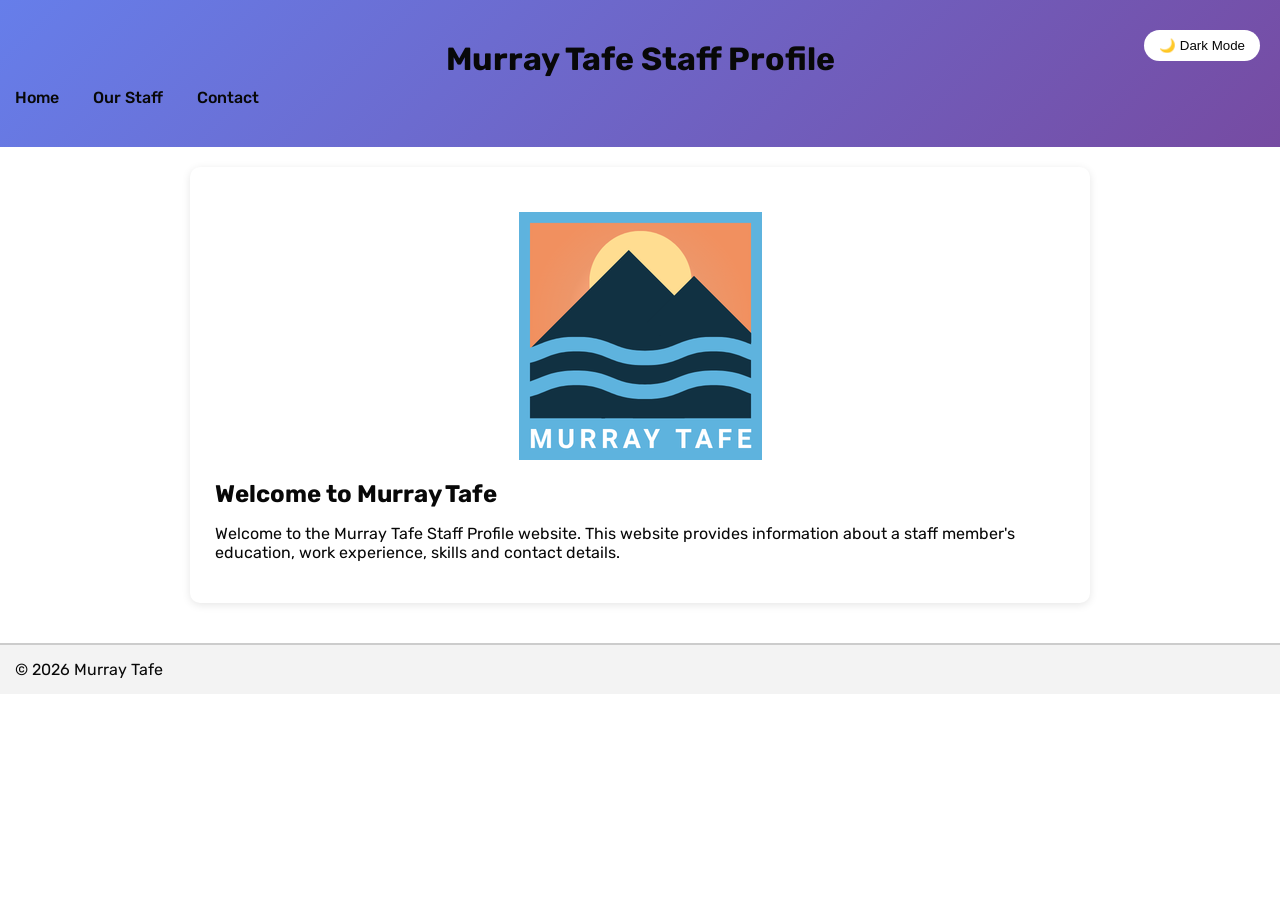
<file: index.html>
<!DOCTYPE html>
<html lang="en">
<head>
    <meta name="viewport" content="width=device-width, initial-scale=1.0">
    <link rel="stylesheet" href="styles/styles.css">
    <title>Home Page</title>
</head>
<body>
    <header>
        <h1>Murray Tafe Staff Profile</h1>
        <button id="theme-toggle">🌙 Dark Mode</button>
        <nav>
            <a href="index.html">Home</a>
            <a href="ourstaff.html">Our Staff</a>
            <a href="contact.html">Contact</a>
        </nav>
    </header>
    <main>
        <section class="welcome">
        <img src="images/Logo.png" alt="Murray TAFE Logo" class="welcome-image">
            <h2>Welcome to Murray Tafe</h2>
                <p> 
                    Welcome to the Murray Tafe Staff Profile website.
                    This website provides information about a staff member's
                    education, work experience, skills and contact details.
                </p>
        </section>
    </main> 
    <footer>
        <p>&copy; 2026 Murray Tafe</p>
    </footer>
    <!-- Dark-mode -->
    <script src="js/darkmode.js"></script>
</body>
</html>
</file>
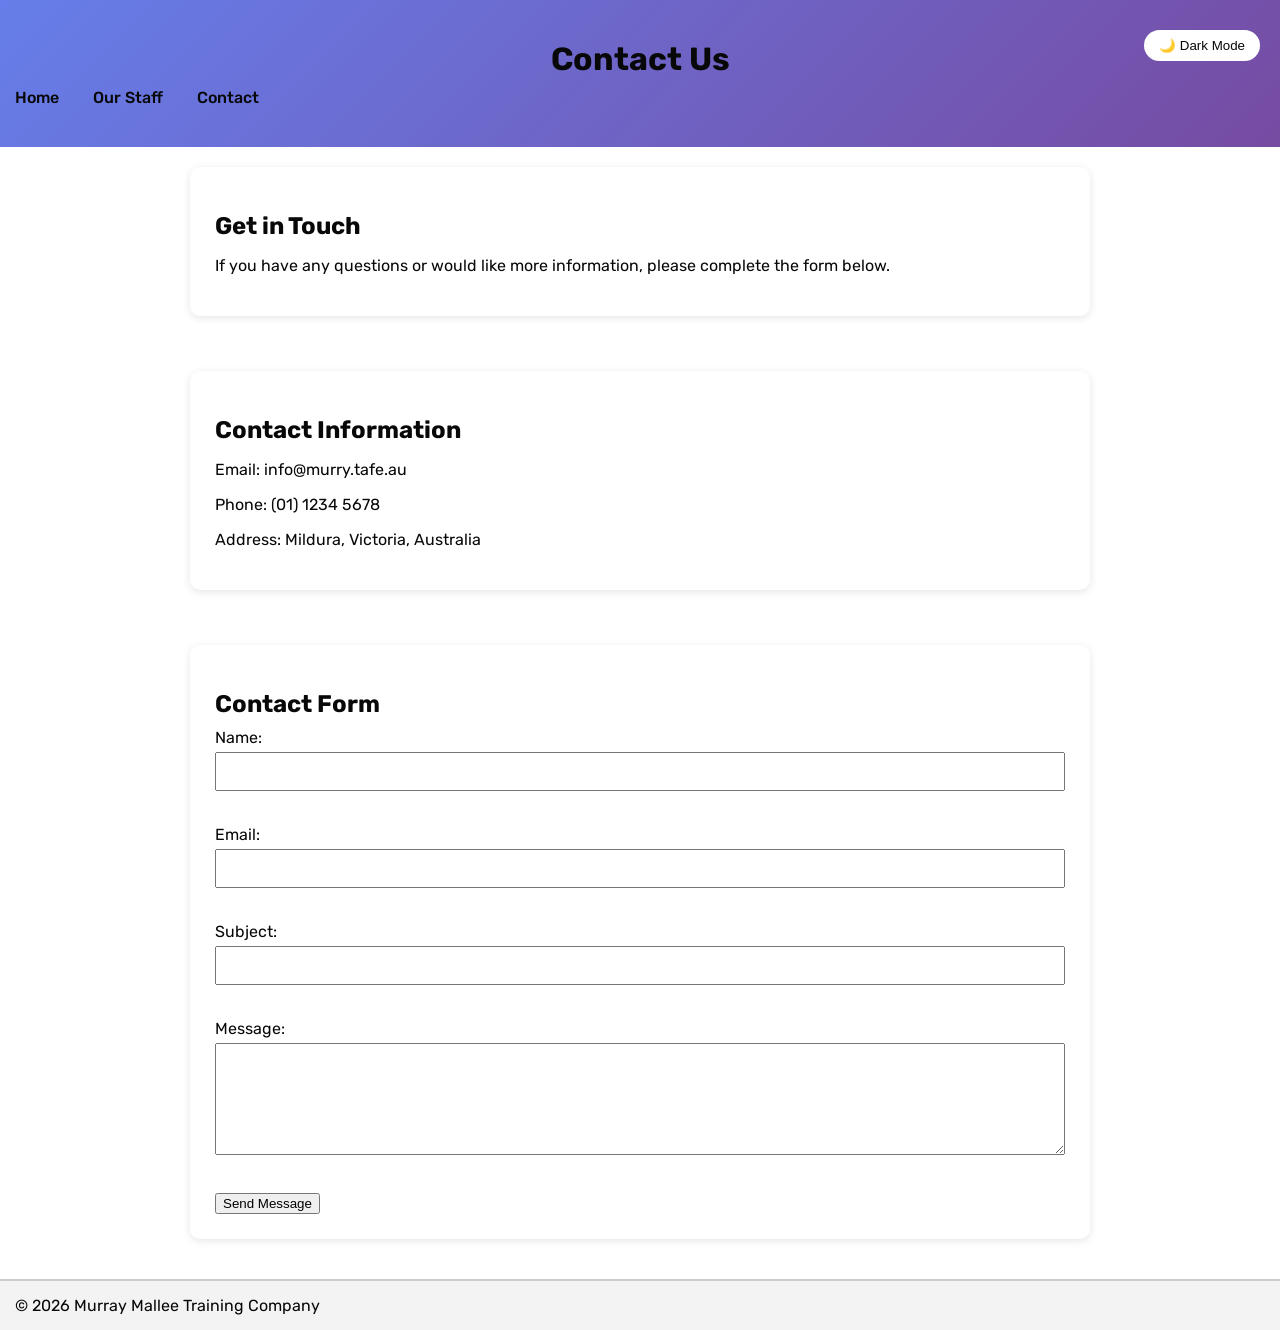
<file: contact.html>
<!DOCTYPE html>
<html lang="en">
<head>
    <title>Contact page</title>
    <meta name="viewport" content="width=device-width, initial-scale=1.0">   
    <link rel="stylesheet" href="styles/styles.css">
</head>
<body>
    <header>
        <h1>Contact Us</h1>
        <button id="theme-toggle">🌙 Dark Mode</button>
        <nav>
            <a href="index.html">Home</a>
            <a href="ourstaff.html">Our Staff</a>
            <a href="contact.html">Contact</a>
        </nav>
    </header>
    <main>
        <section>
            <h2>Get in Touch</h2>
            <p>
                If you have any questions or would like more information,
                please complete the form below.
            </p>
        </section>
        <section>
            <h2>Contact Information</h2>
            <p>Email: info@murry.tafe.au</p>
            <p>Phone: (01) 1234 5678</p>
            <p>Address: Mildura, Victoria, Australia</p>
        </section>
        <section>
            <h2>Contact Form</h2>
            <form>
                <label for="name">Name:</label><br>
                <input type="text" id="name" name="name" required><br><br>

                <label for="email">Email:</label><br>
                <input type="email" id="email" name="email" required><br><br>

                <label for="subject">Subject:</label><br>
                <input type="text" id="subject" name="subject"><br><br>

                <label for="message">Message:</label><br>
                <textarea id="message" name="message" rows="6" required></textarea><br><br>

                <button type="submit">Send Message</button>

            </form>
        </section>
    </main>
    <footer>
        <p>&copy; 2026 Murray Mallee Training Company</p>
    </footer>
    <!-- Dark-mode -->
    <script src="js/darkmode.js"></script>
</body>
</html>
</file>
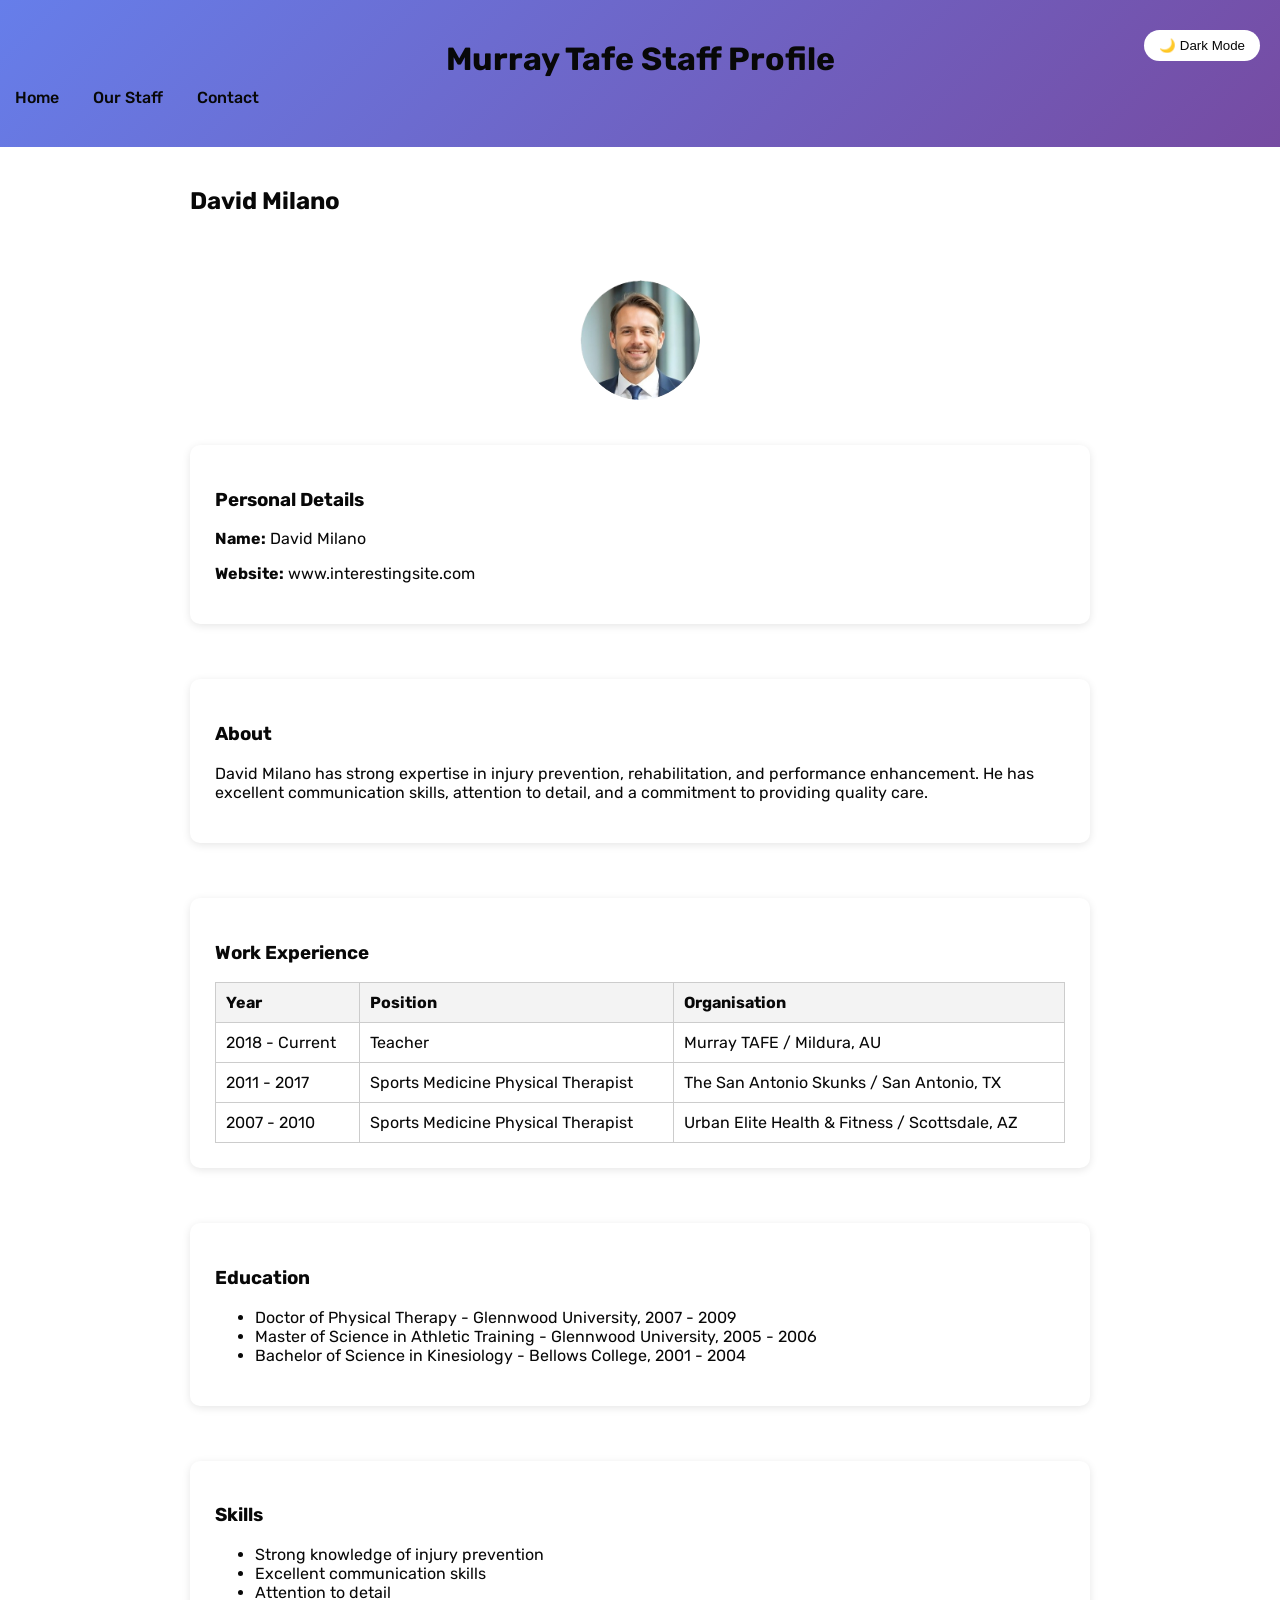
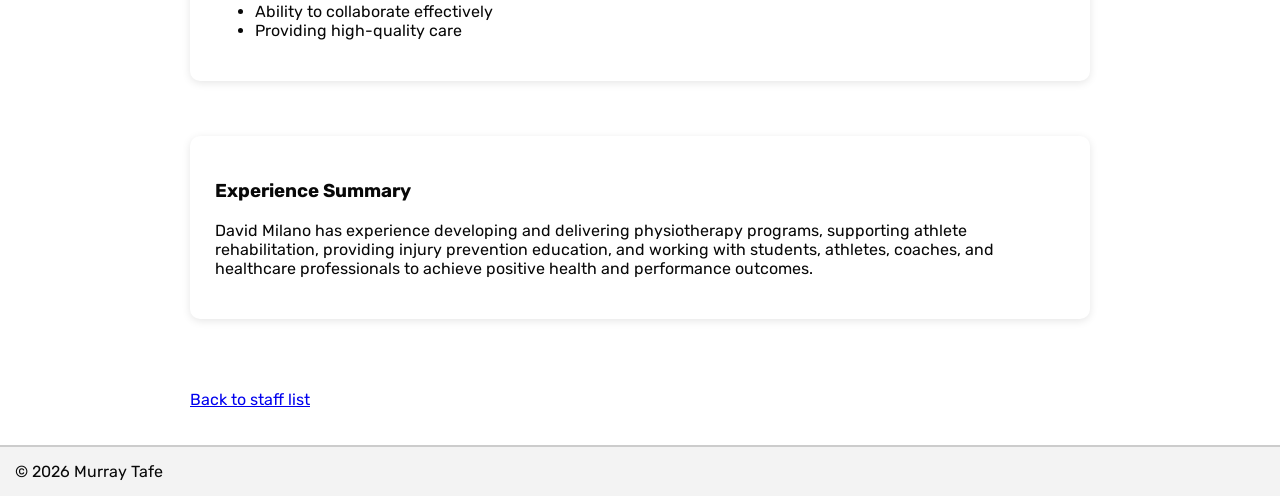
<file: david-milano.html>
<!DOCTYPE html>
<html lang="en">
<head>
    <title>David Milano Resume</title>
    <meta name="viewport" content="width=device-width, initial-scale=1.0">
    <link rel="stylesheet" href="styles/styles.css">
</head>
<body>
    <header>
        <h1>Murray Tafe Staff Profile</h1>
        <button id="theme-toggle">🌙 Dark Mode</button>
        <nav>
            <a href="index.html">Home</a>
            <a href="ourstaff.html">Our Staff</a>
            <a href="contact.html">Contact</a>
        </nav>
    </header>
    <main>
        <h2>David Milano</h2>
        <img src="images/David Milano.png"alt="David Milano"class="staff-photo">
        <section class="card">
            <h3>Personal Details</h3>
            <p><strong>Name:</strong> David Milano</p>
            <p><strong>Website:</strong> www.interestingsite.com</p>
        </section>
        <section class="card">
            <h3>About</h3>
            <p>
                David Milano has strong expertise in injury prevention,
                rehabilitation, and performance enhancement. He has excellent
                communication skills, attention to detail, and a commitment
                to providing quality care.
            </p>
        </section>
        <section class="card">
            <h3>Work Experience</h3>
            <table>
                <tr>
                    <th>Year</th>
                    <th>Position</th>
                    <th>Organisation</th>
                </tr>
                <tr>
                    <td>2018 - Current</td>
                    <td>Teacher</td>
                    <td>Murray TAFE / Mildura, AU</td>
                </tr>
                <tr>
                    <td>2011 - 2017</td>
                    <td>Sports Medicine Physical Therapist</td>
                    <td>The San Antonio Skunks / San Antonio, TX</td>
                </tr>
                <tr>
                    <td>2007 - 2010</td>
                    <td>Sports Medicine Physical Therapist</td>
                    <td>Urban Elite Health & Fitness / Scottsdale, AZ</td>
                </tr>
            </table>
        </section>
        <section class="card">
            <h3>Education</h3>
            <ul>
                <li>Doctor of Physical Therapy - Glennwood University, 2007 - 2009</li>
                <li>Master of Science in Athletic Training - Glennwood University, 2005 - 2006</li>
                <li>Bachelor of Science in Kinesiology - Bellows College, 2001 - 2004</li>
            </ul>
        </section>
        <section class="card">
            <h3>Skills</h3>
            <ul>
                <li>Strong knowledge of injury prevention</li>
                <li>Excellent communication skills</li>
                <li>Attention to detail</li>
                <li>Ability to collaborate effectively</li>
                <li>Providing high-quality care</li>
            </ul>
        </section>
        <section class="card">
            <h3>Experience Summary</h3>
            <p>
                David Milano has experience developing and delivering
                physiotherapy programs, supporting athlete rehabilitation,
                providing injury prevention education, and working with
                students, athletes, coaches, and healthcare professionals
                to achieve positive health and performance outcomes.
            </p>
        </section>
        <p>
            <a href="ourstaff.html">Back to staff list</a>
        </p>
    </main>
    <footer>
        <p>&copy; 2026 Murray Tafe</p>
    </footer>
    <!-- Dark-mode -->
    <script src="js/darkmode.js"></script>
</body>
</html>
</file>
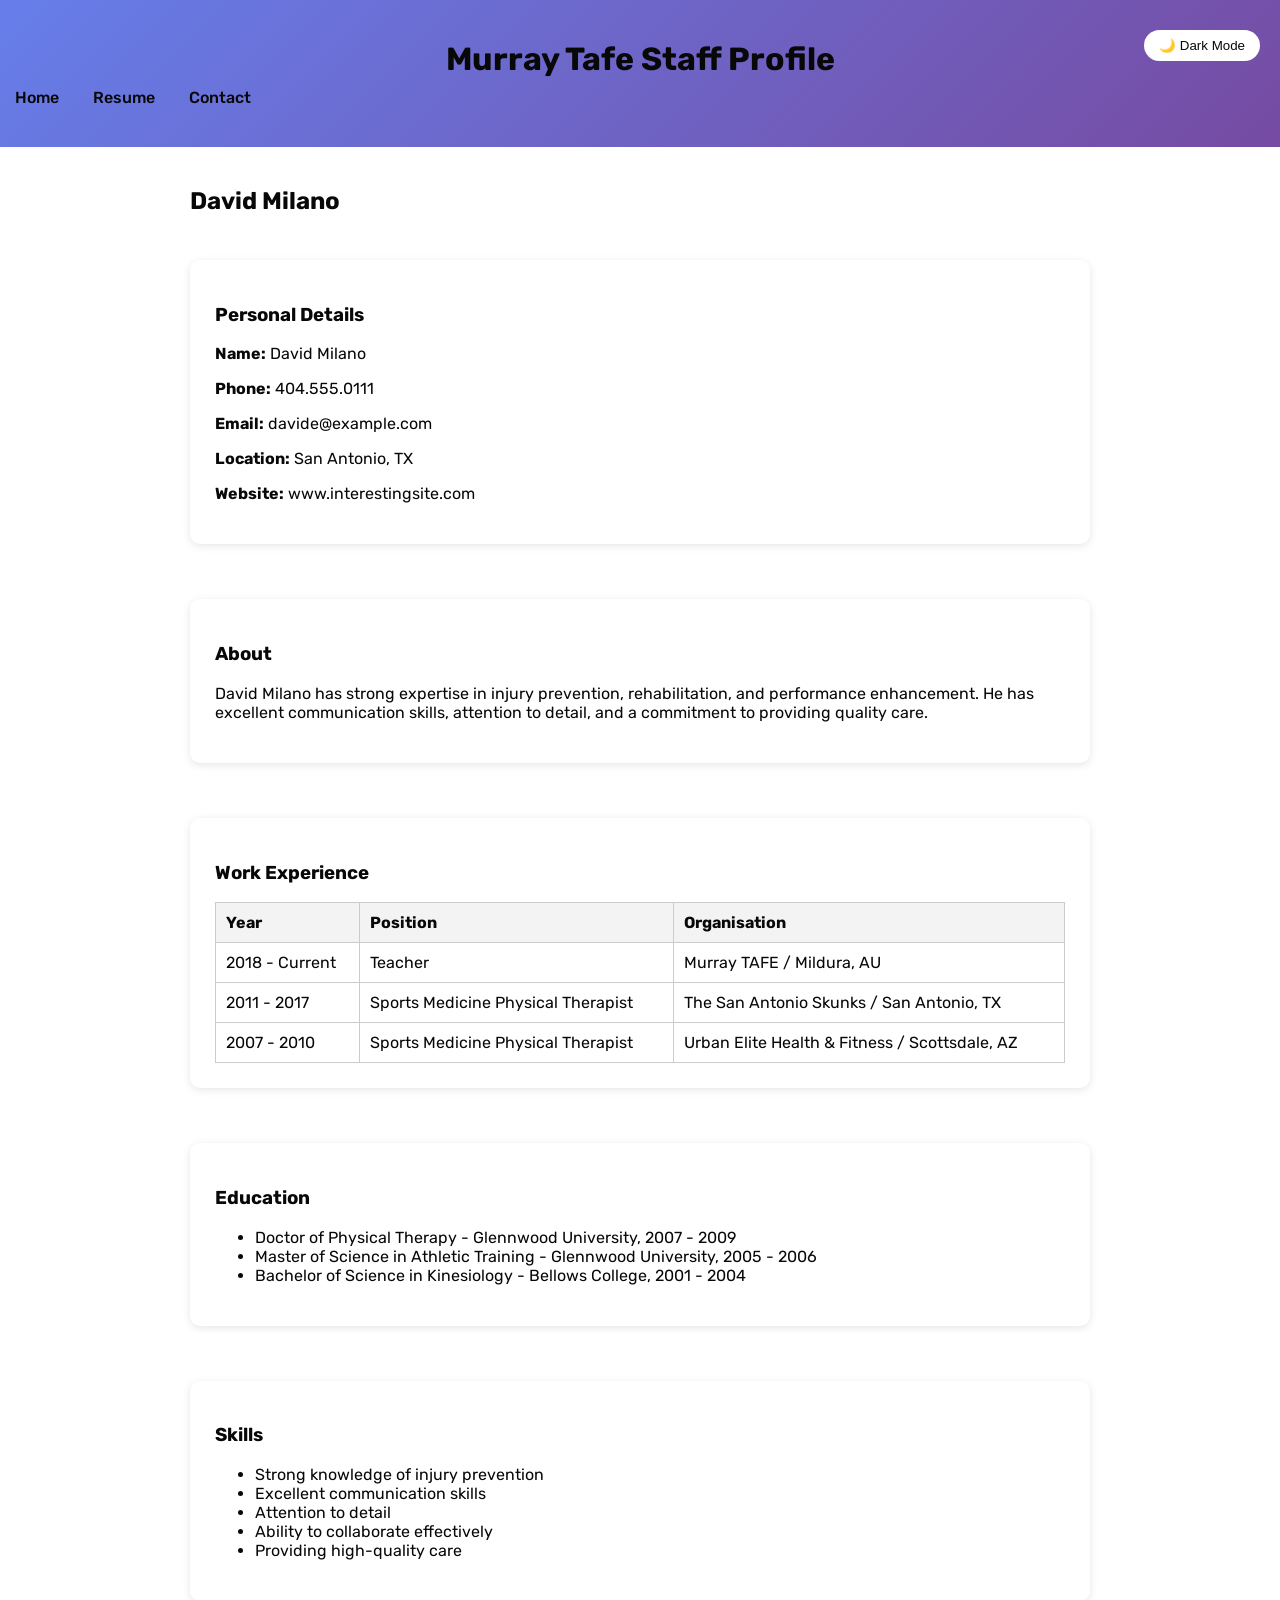
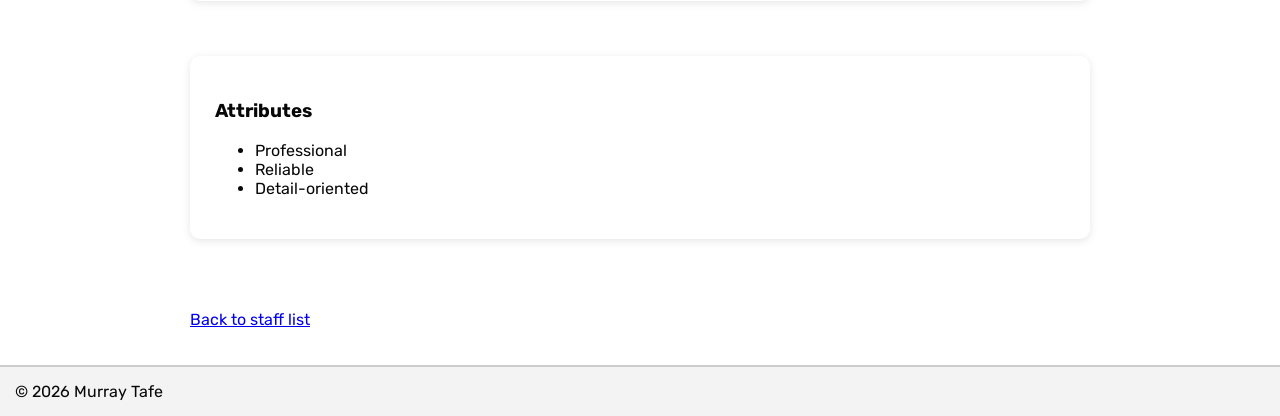
<file: david_milano.html>
<!DOCTYPE html>
<head>
    <title>David Milano Resume</title>
    <link rel="stylesheet" href="styles/styles.css">
</head>
<body>
    <header>
        <h1>Murray Tafe Staff Profile</h1>
        <button id="theme-toggle">🌙 Dark Mode</button>
        <nav>
            <a href="index.html">Home</a>
            <a href="resume.html">Resume</a>
            <a href="contact.html">Contact</a>
        </nav>
    </header>

    <main>
        <h2>David Milano</h2>
        <section class="card">
            <h3>Personal Details</h3>
            <p><strong>Name:</strong> David Milano</p>
            <p><strong>Phone:</strong> 404.555.0111</p>
            <p><strong>Email:</strong> davide@example.com</p>
            <p><strong>Location:</strong> San Antonio, TX</p>
            <p><strong>Website:</strong> www.interestingsite.com</p>
        </section>
        <section class="card">
            <h3>About</h3>
            <p>
                David Milano has strong expertise in injury prevention,
                rehabilitation, and performance enhancement. He has excellent
                communication skills, attention to detail, and a commitment
                to providing quality care.
            </p>
        </section>
        <section class="card">
            <h3>Work Experience</h3>
            <table>
                <tr>
                    <th>Year</th>
                    <th>Position</th>
                    <th>Organisation</th>
                </tr>
                <tr>
                    <td>2018 - Current</td>
                    <td>Teacher</td>
                    <td>Murray TAFE / Mildura, AU</td>
                </tr>
                <tr>
                    <td>2011 - 2017</td>
                    <td>Sports Medicine Physical Therapist</td>
                    <td>The San Antonio Skunks / San Antonio, TX</td>
                </tr>
                <tr>
                    <td>2007 - 2010</td>
                    <td>Sports Medicine Physical Therapist</td>
                    <td>Urban Elite Health & Fitness / Scottsdale, AZ</td>
                </tr>
            </table>
        </section>

        <section class="card">
            <h3>Education</h3>
            <ul>
                <li>Doctor of Physical Therapy - Glennwood University, 2007 - 2009</li>
                <li>Master of Science in Athletic Training - Glennwood University, 2005 - 2006</li>
                <li>Bachelor of Science in Kinesiology - Bellows College, 2001 - 2004</li>
            </ul>
        </section>

        <section class="card">
            <h3>Skills</h3>
            <ul>
                <li>Strong knowledge of injury prevention</li>
                <li>Excellent communication skills</li>
                <li>Attention to detail</li>
                <li>Ability to collaborate effectively</li>
                <li>Providing high-quality care</li>
            </ul>
        </section>

        <section class="card">
            <h3>Attributes</h3>

            <ul>
                <li>Professional</li>
                <li>Reliable</li>
                <li>Detail-oriented</li>
            </ul>
        </section>

        <p>
            <a href="resume.html">Back to staff list</a>
        </p>

    </main>
    <footer>
        <p>&copy; 2026 Murray Tafe</p>
    </footer>
    <!-- Dark-mode START -->
    <script>
    const button = document.getElementById('theme-toggle');
    /* When reding page */
    if (localStorage.getItem('theme') === 'dark') {
        document.body.classList.add('dark-mode');
        button.textContent = '☀️ Light Mode';
    } else {
        button.textContent = '🌙 Dark Mode';
    }
    /* When Click */
    button.addEventListener('click', () => {
        document.body.classList.toggle('dark-mode');
        if (document.body.classList.contains('dark-mode')) {
            button.textContent = '☀️ Light Mode';
            localStorage.setItem('theme', 'dark');
        } else {
            button.textContent = '🌙 Dark Mode';
            localStorage.setItem('theme', 'light');
        }
    });
    </script>
    <!-- Dark-mode END -->
</body>
</html>
</file>
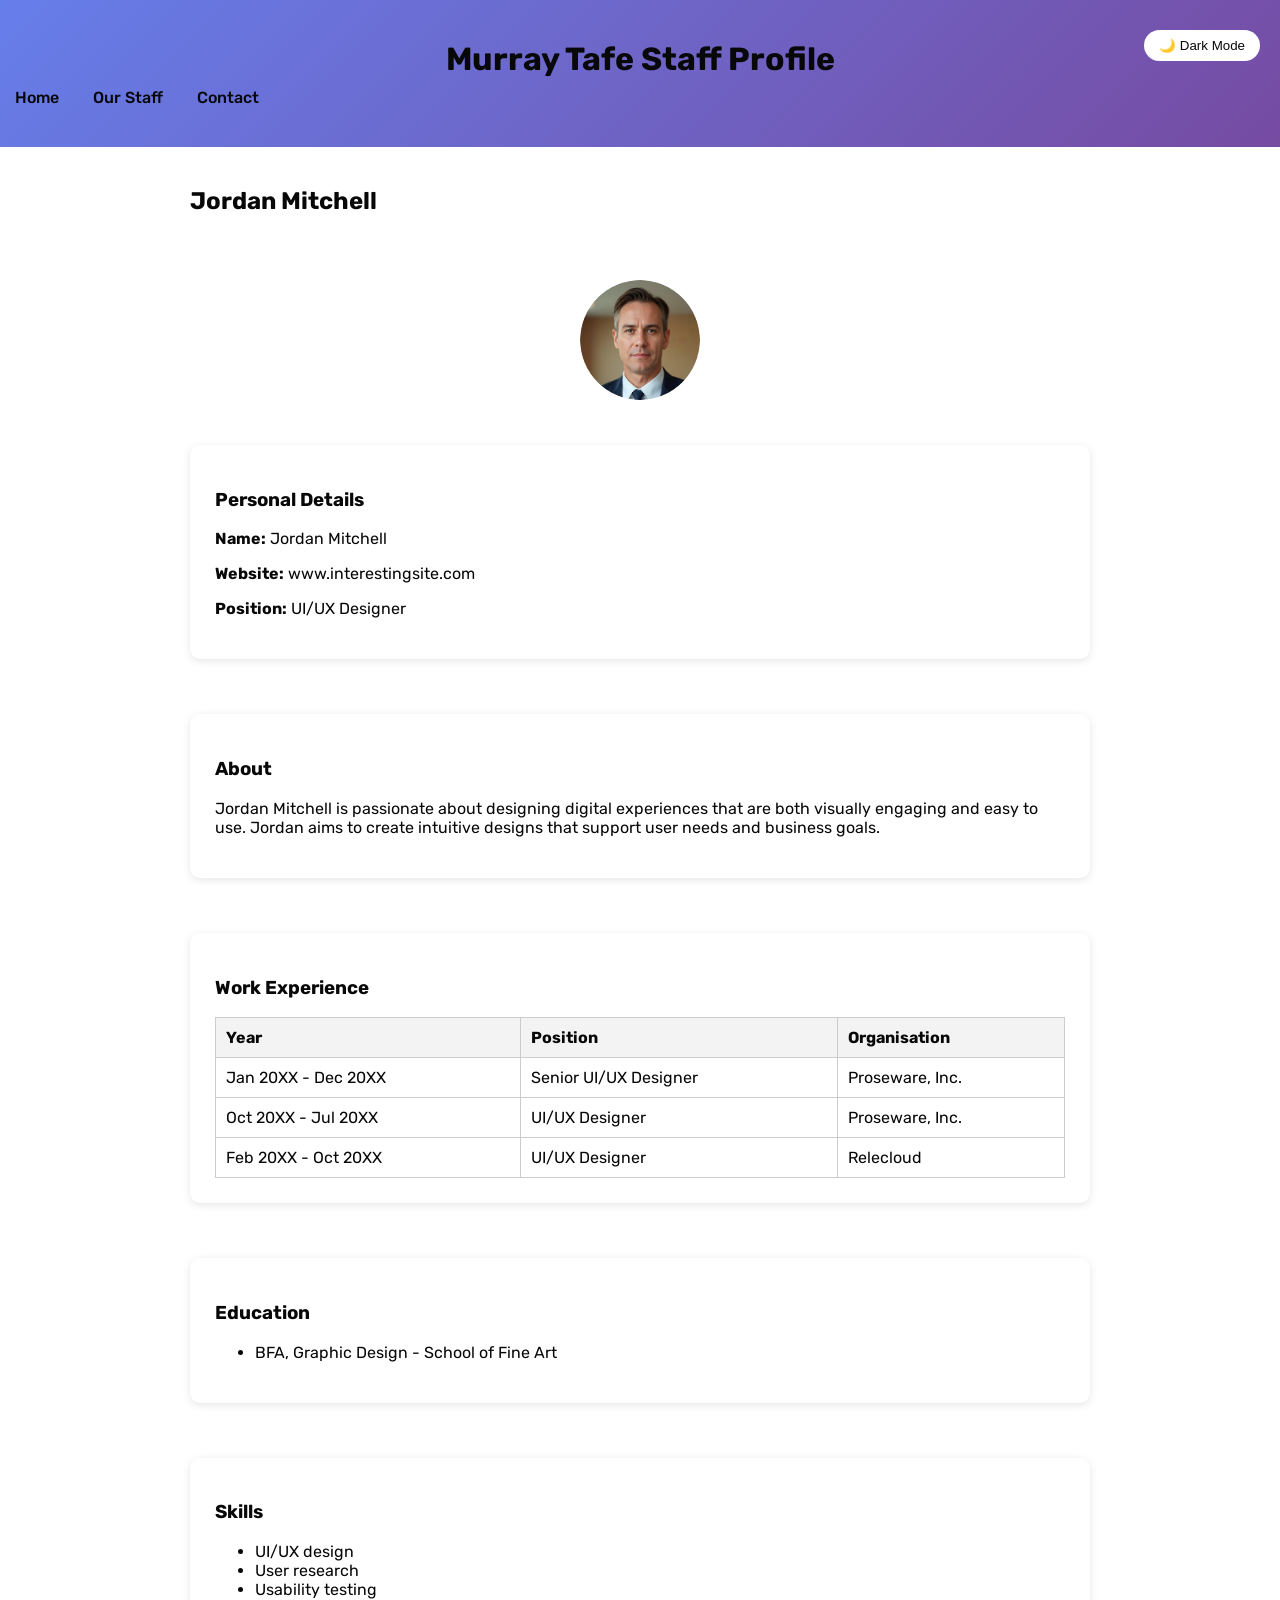
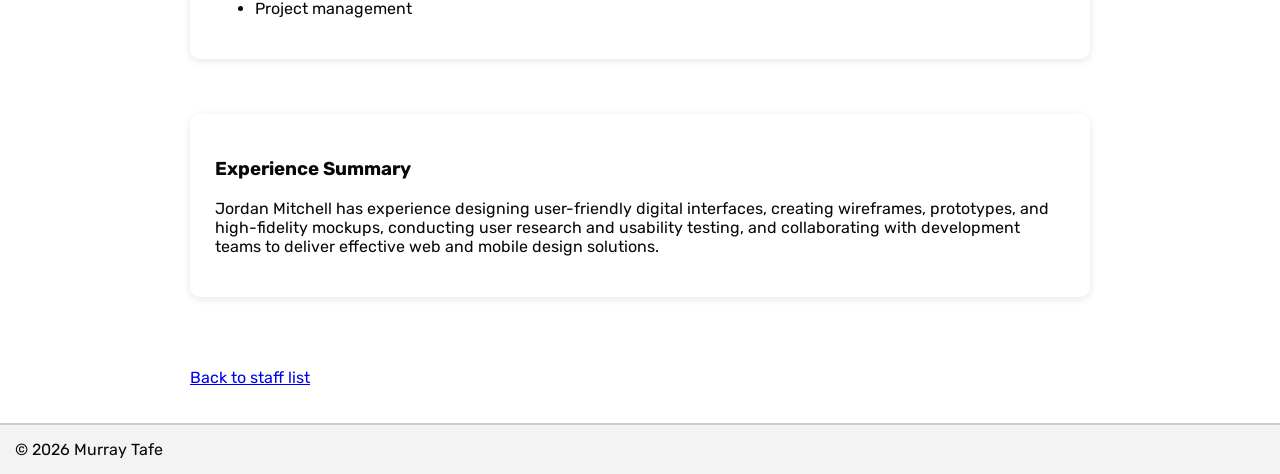
<file: jordan-mitchell.html>
<!DOCTYPE html>
<html lang="en">
<head>
    <title>Jordan Mitchell Resume</title>
    <meta name="viewport" content="width=device-width, initial-scale=1.0">
    <link rel="stylesheet" href="styles/styles.css">
</head>
<body>
    <header>
        <h1>Murray Tafe Staff Profile</h1>
        <button id="theme-toggle">🌙 Dark Mode</button>
        <nav>
            <a href="index.html">Home</a>
            <a href="ourstaff.html">Our Staff</a>
            <a href="contact.html">Contact</a>
        </nav>
    </header>
    <main>
        <h2>Jordan Mitchell</h2>
        <img src="images/Jordan Mitchell.png" alt="Jordan Mitchell" class="staff-photo">
        <section class="card">
            <h3>Personal Details</h3>
            <p><strong>Name:</strong> Jordan Mitchell</p>
            <p><strong>Website:</strong> www.interestingsite.com</p>
            <p><strong>Position:</strong> UI/UX Designer</p>
        </section>
        <section class="card">
            <h3>About</h3>
            <p>
                Jordan Mitchell is passionate about designing digital experiences
                that are both visually engaging and easy to use. Jordan aims to
                create intuitive designs that support user needs and business goals.
            </p>
        </section>
        <section class="card">
            <h3>Work Experience</h3>
            <table>
                <tr>
                    <th>Year</th>
                    <th>Position</th>
                    <th>Organisation</th>
                </tr>
                <tr>
                    <td>Jan 20XX - Dec 20XX</td>
                    <td>Senior UI/UX Designer</td>
                    <td>Proseware, Inc.</td>
                </tr>
                <tr>
                    <td>Oct 20XX - Jul 20XX</td>
                    <td>UI/UX Designer</td>
                    <td>Proseware, Inc.</td>
                </tr>
                <tr>
                    <td>Feb 20XX - Oct 20XX</td>
                    <td>UI/UX Designer</td>
                    <td>Relecloud</td>
                </tr>
            </table>
        </section>
        <section class="card">
            <h3>Education</h3>
            <ul>
                <li>BFA, Graphic Design - School of Fine Art</li>
            </ul>
        </section>
        <section class="card">
            <h3>Skills</h3>
            <ul>
                <li>UI/UX design</li>
                <li>User research</li>
                <li>Usability testing</li>
                <li>Project management</li>
            </ul>
        </section>
        <section class="card">
            <h3>Experience Summary</h3>
            <p>
                Jordan Mitchell has experience designing user-friendly digital
                interfaces, creating wireframes, prototypes, and high-fidelity
                mockups, conducting user research and usability testing, and
                collaborating with development teams to deliver effective web
                and mobile design solutions.
            </p>
        </section>
        <p>
            <a href="ourstaff.html">Back to staff list</a>
        </p>
    </main>
    <footer>
        <p>&copy; 2026 Murray Tafe</p>
    </footer>
    <!-- Dark-mode -->
    <script src="js/darkmode.js"></script>
</body>
</html>
</file>
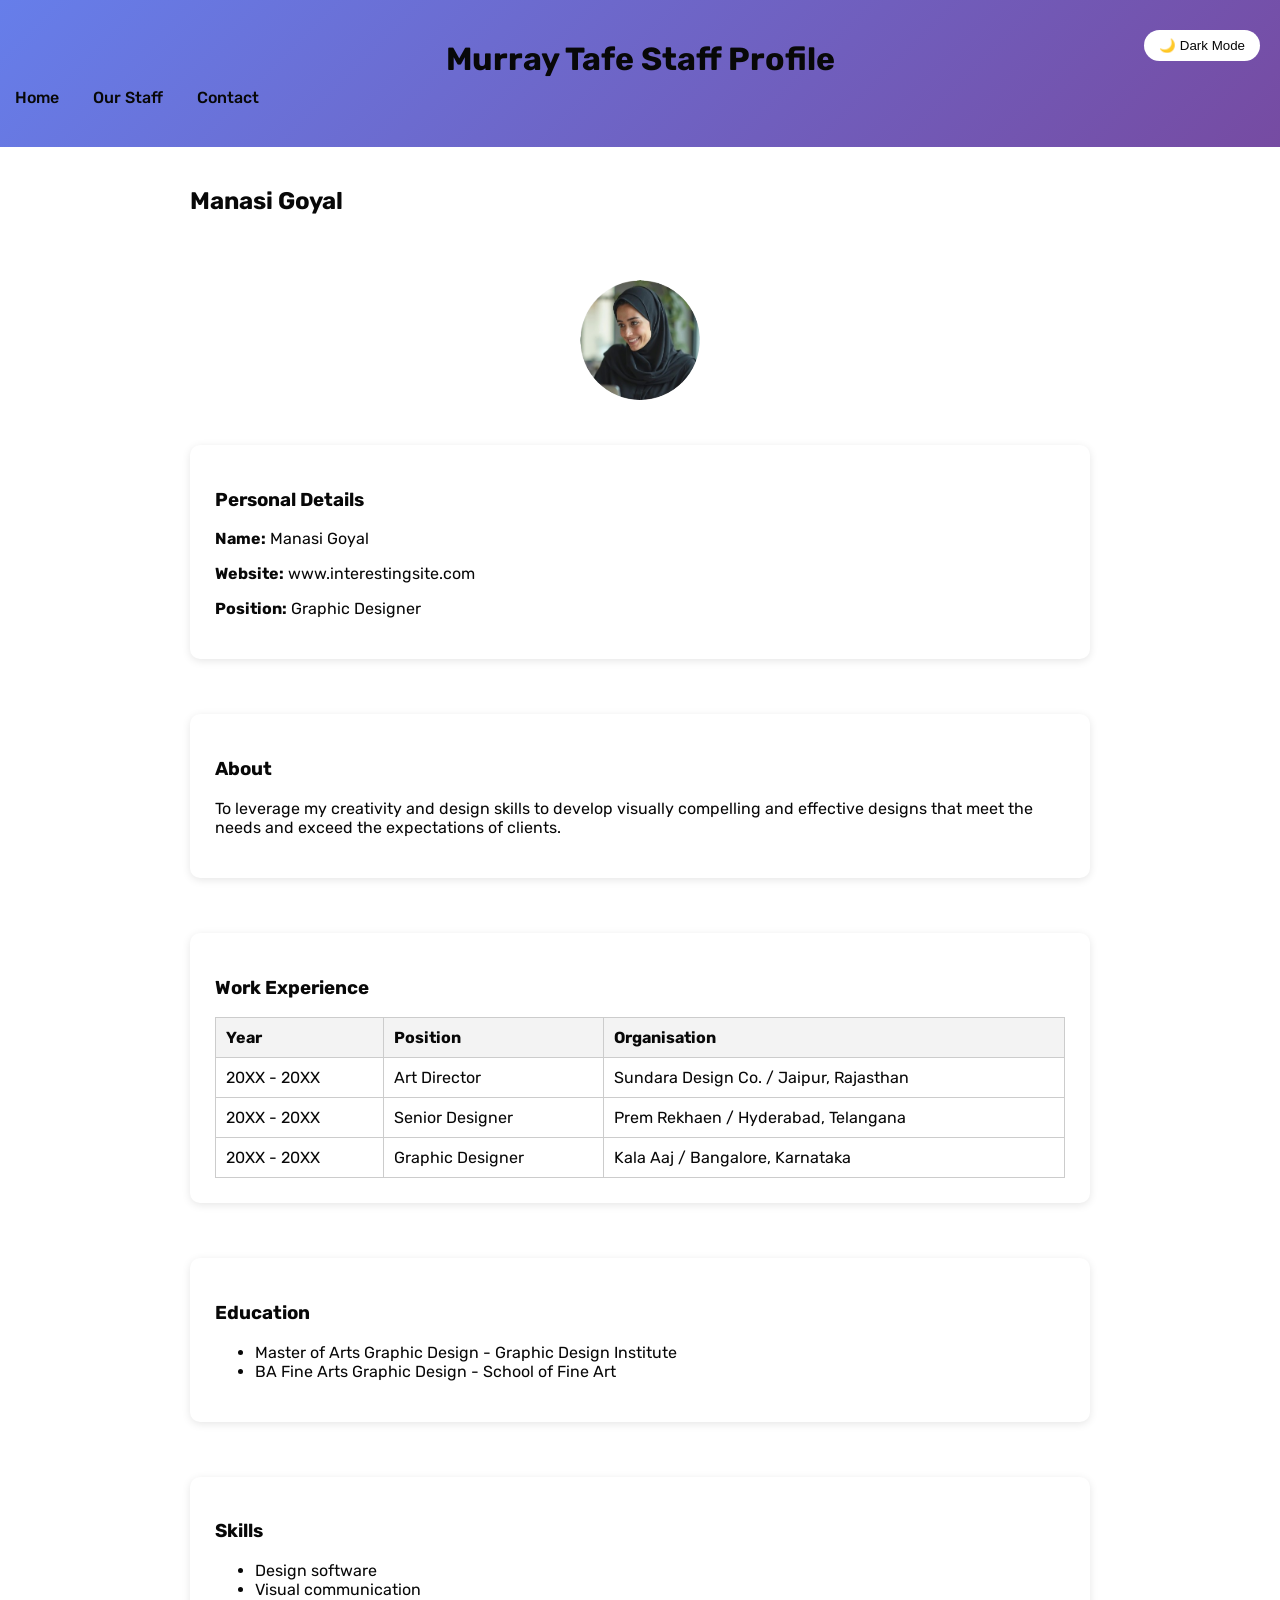
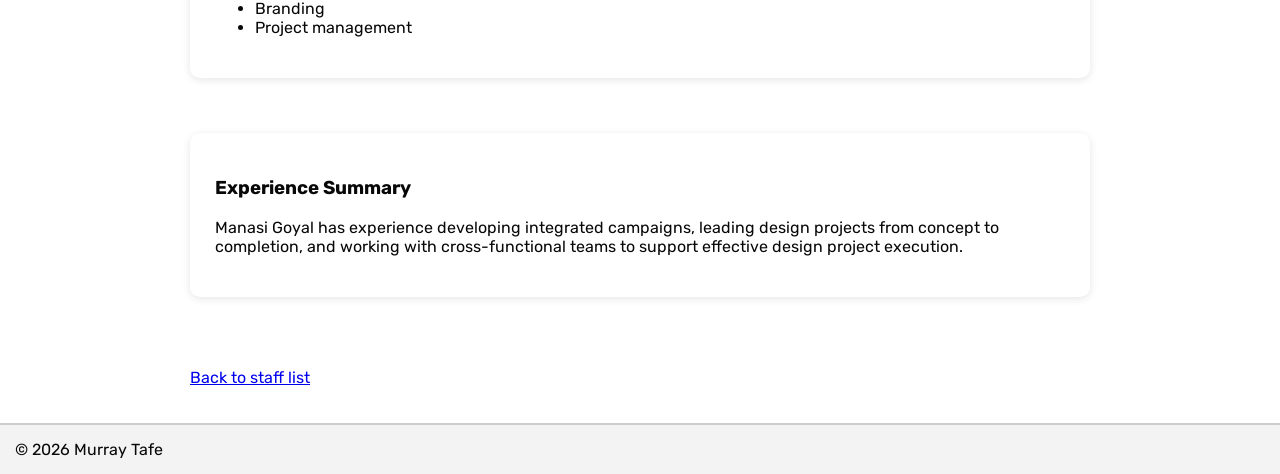
<file: manasi-goyal.html>
<!DOCTYPE html>
<html lang="en">
<head>
    <title>Manasi Goyal Resume</title>
    <meta name="viewport" content="width=device-width, initial-scale=1.0">
    <link rel="stylesheet" href="styles/styles.css">
</head>
<body>
    <header>
        <h1>Murray Tafe Staff Profile</h1>
        <button id="theme-toggle">🌙 Dark Mode</button>
        <nav>
            <a href="index.html">Home</a>
            <a href="ourstaff.html">Our Staff</a>
            <a href="contact.html">Contact</a>
        </nav>
    </header>
    <main>
        <h2>Manasi Goyal</h2>
        <img src="images/Manasi Goyal.png" alt="Manasi Goyal" class="staff-photo">
        <section class="card">
            <h3>Personal Details</h3>
            <p><strong>Name:</strong> Manasi Goyal</p>
            <p><strong>Website:</strong> www.interestingsite.com</p>
            <p><strong>Position:</strong> Graphic Designer</p>
        </section>
        <section class="card">
            <h3>About</h3>
            <p>
                To leverage my creativity and design skills to develop visually
                compelling and effective designs that meet the needs and exceed
                the expectations of clients.
            </p>
        </section>
        <section class="card">
            <h3>Work Experience</h3>
            <table>
                <tr>
                    <th>Year</th>
                    <th>Position</th>
                    <th>Organisation</th>
                </tr>
                <tr>
                    <td>20XX - 20XX</td>
                    <td>Art Director</td>
                    <td>Sundara Design Co. / Jaipur, Rajasthan</td>
                </tr>
                <tr>
                    <td>20XX - 20XX</td>
                    <td>Senior Designer</td>
                    <td>Prem Rekhaen / Hyderabad, Telangana</td>
                </tr>
                <tr>
                    <td>20XX - 20XX</td>
                    <td>Graphic Designer</td>
                    <td>Kala Aaj / Bangalore, Karnataka</td>
                </tr>
            </table>
        </section>
        <section class="card">
            <h3>Education</h3>
            <ul>
                <li>Master of Arts Graphic Design - Graphic Design Institute</li>
                <li>BA Fine Arts Graphic Design - School of Fine Art</li>
            </ul>
        </section>
        <section class="card">
            <h3>Skills</h3>
            <ul>
                <li>Design software</li>
                <li>Visual communication</li>
                <li>Branding</li>
                <li>Project management</li>
            </ul>
        </section>
        <section class="card">
            <h3>Experience Summary</h3>
            <p>
                Manasi Goyal has experience developing integrated campaigns,
                leading design projects from concept to completion, and working
                with cross-functional teams to support effective design project
                execution.
            </p>
        </section>
        <p>
            <a href="ourstaff.html">Back to staff list</a>
        </p>
    </main>
    <footer>
        <p>&copy; 2026 Murray Tafe</p>
    </footer>
    <!-- Dark-mode -->
    <script src="js/darkmode.js"></script>
</body>
</html>
</file>
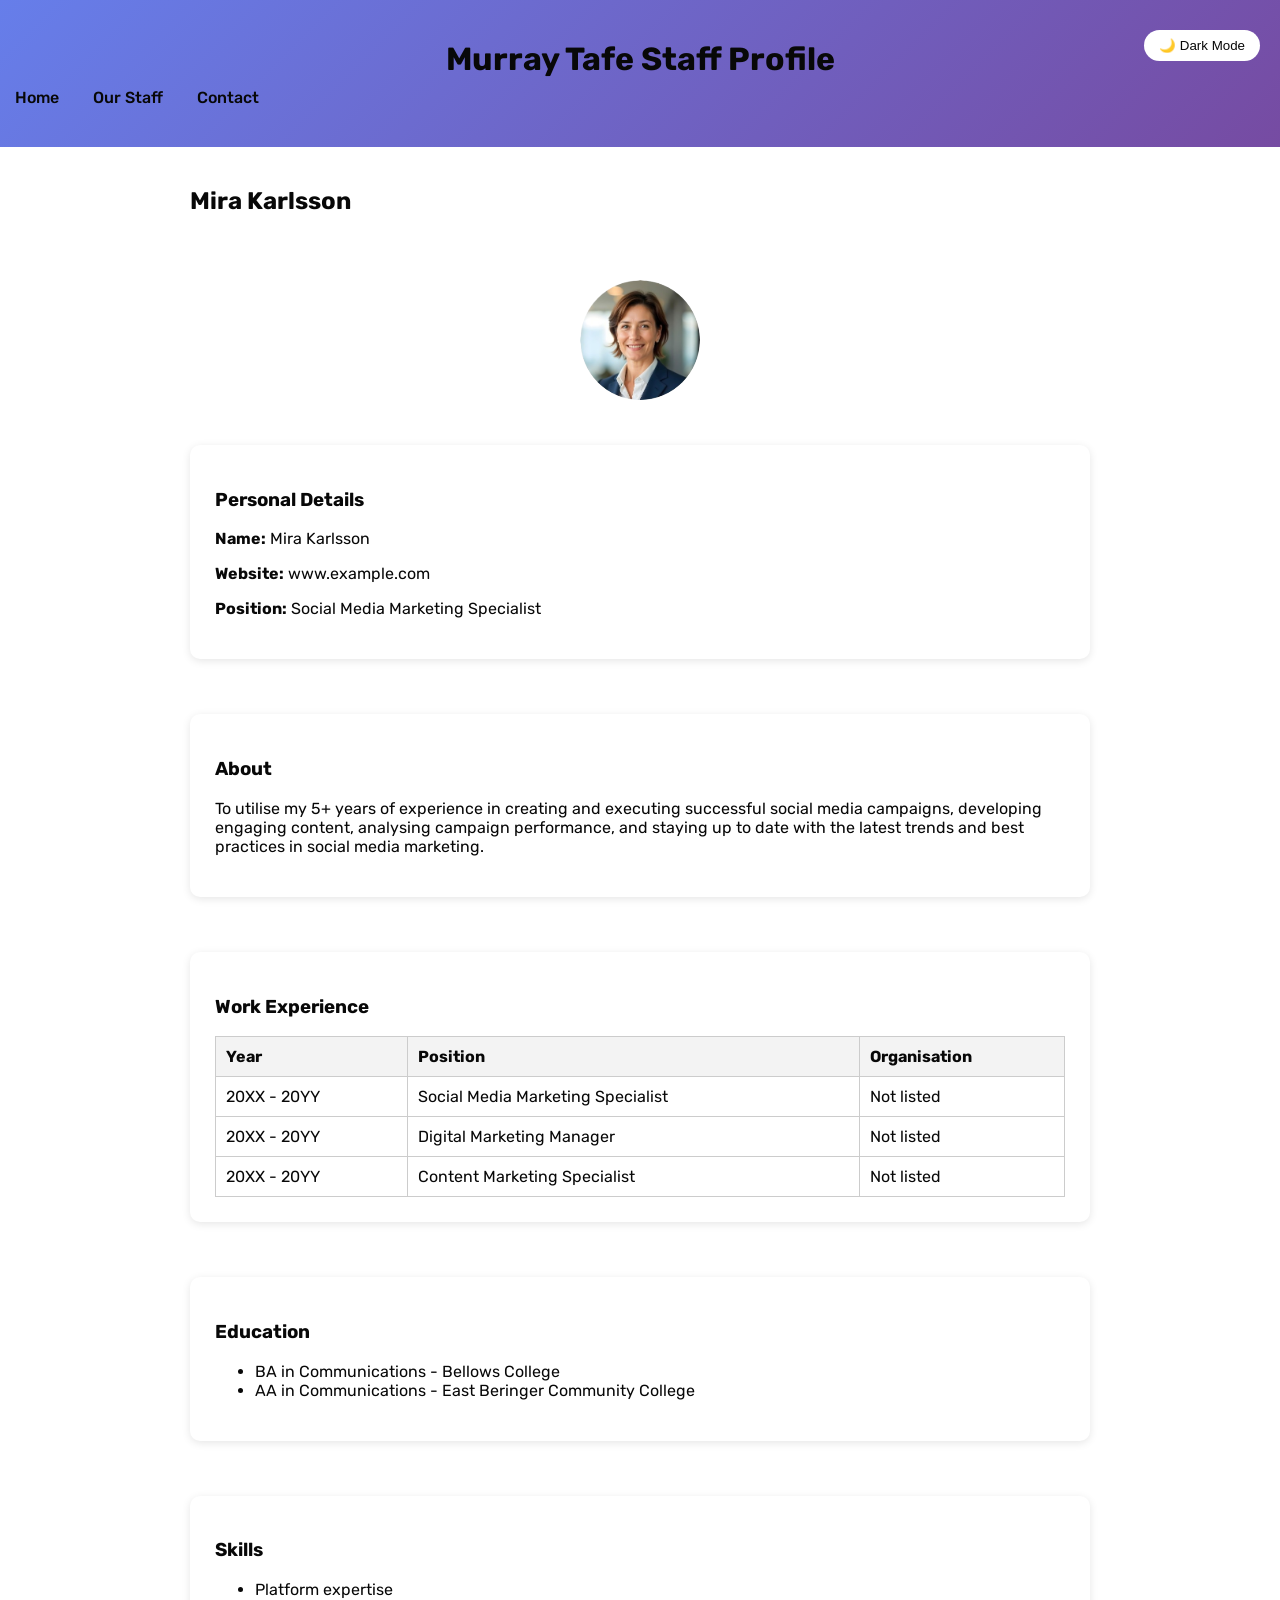
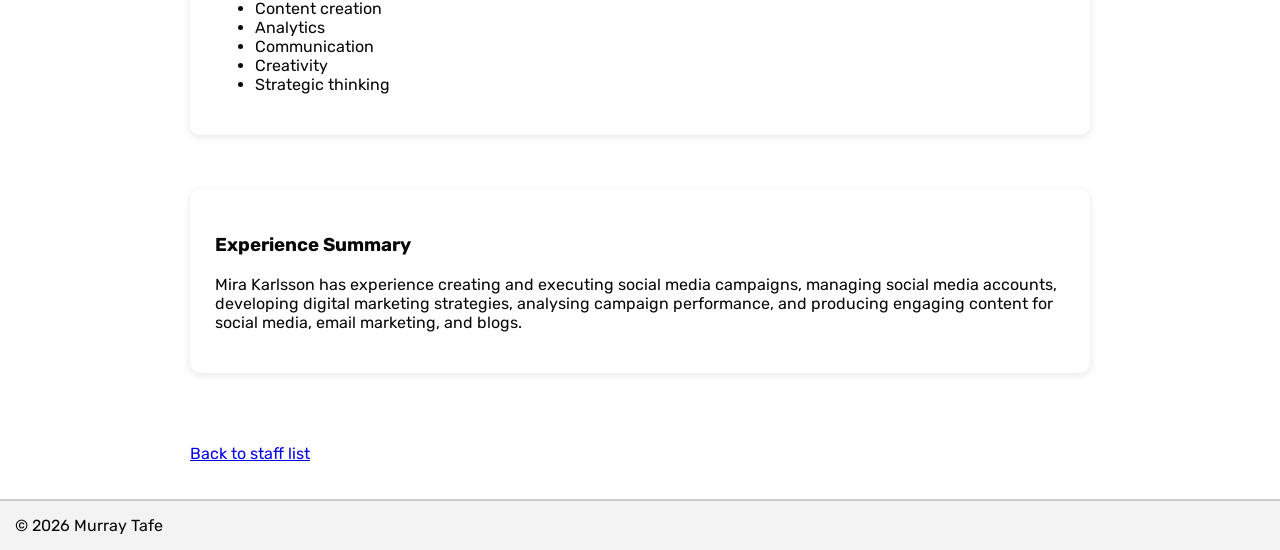
<file: mira-karlsson.html>
<!DOCTYPE html>
<html lang="en">
<head>
    <title>Mira Karlsson Resume</title>
    <meta name="viewport" content="width=device-width, initial-scale=1.0">
    <link rel="stylesheet" href="styles/styles.css">
</head>
<body>
    <header>
        <h1>Murray Tafe Staff Profile</h1>
        <button id="theme-toggle">🌙 Dark Mode</button>
        <nav>
            <a href="index.html">Home</a>
            <a href="ourstaff.html">Our Staff</a>
            <a href="contact.html">Contact</a>
        </nav>
    </header>
    <main>
        <h2>Mira Karlsson</h2>
        <img src="images/Mira Karlsson.png" alt="Mira Karlsson" class="staff-photo">
        <section class="card">
            <h3>Personal Details</h3>
            <p><strong>Name:</strong> Mira Karlsson</p>
            <p><strong>Website:</strong> www.example.com</p>
            <p><strong>Position:</strong> Social Media Marketing Specialist</p>
        </section>
        <section class="card">
            <h3>About</h3>
            <p>
                To utilise my 5+ years of experience in creating and executing
                successful social media campaigns, developing engaging content,
                analysing campaign performance, and staying up to date with the
                latest trends and best practices in social media marketing.
            </p>
        </section>
        <section class="card">
            <h3>Work Experience</h3>
            <table>
                <tr>
                    <th>Year</th>
                    <th>Position</th>
                    <th>Organisation</th>
                </tr>
                <tr>
                    <td>20XX - 20YY</td>
                    <td>Social Media Marketing Specialist</td>
                    <td>Not listed</td>
                </tr>
                <tr>
                    <td>20XX - 20YY</td>
                    <td>Digital Marketing Manager</td>
                    <td>Not listed</td>
                </tr>
                <tr>
                    <td>20XX - 20YY</td>
                    <td>Content Marketing Specialist</td>
                    <td>Not listed</td>
                </tr>
            </table>
        </section>
        <section class="card">
            <h3>Education</h3>
            <ul>
                <li>BA in Communications - Bellows College</li>
                <li>AA in Communications - East Beringer Community College</li>
            </ul>
        </section>
        <section class="card">
            <h3>Skills</h3>
            <ul>
                <li>Platform expertise</li>
                <li>Content creation</li>
                <li>Analytics</li>
                <li>Communication</li>
                <li>Creativity</li>
                <li>Strategic thinking</li>
            </ul>
        </section>
        <section class="card">
            <h3>Experience Summary</h3>
            <p>
                Mira Karlsson has experience creating and executing social media
                campaigns, managing social media accounts, developing digital
                marketing strategies, analysing campaign performance, and producing
                engaging content for social media, email marketing, and blogs.
            </p>
        </section>
        <p>
            <a href="ourstaff.html">Back to staff list</a>
        </p>
    </main>
    <footer>
        <p>&copy; 2026 Murray Tafe</p>
    </footer>
    <!-- Dark-mode -->
    <script src="js/darkmode.js"></script>
</body>
</html>
</file>
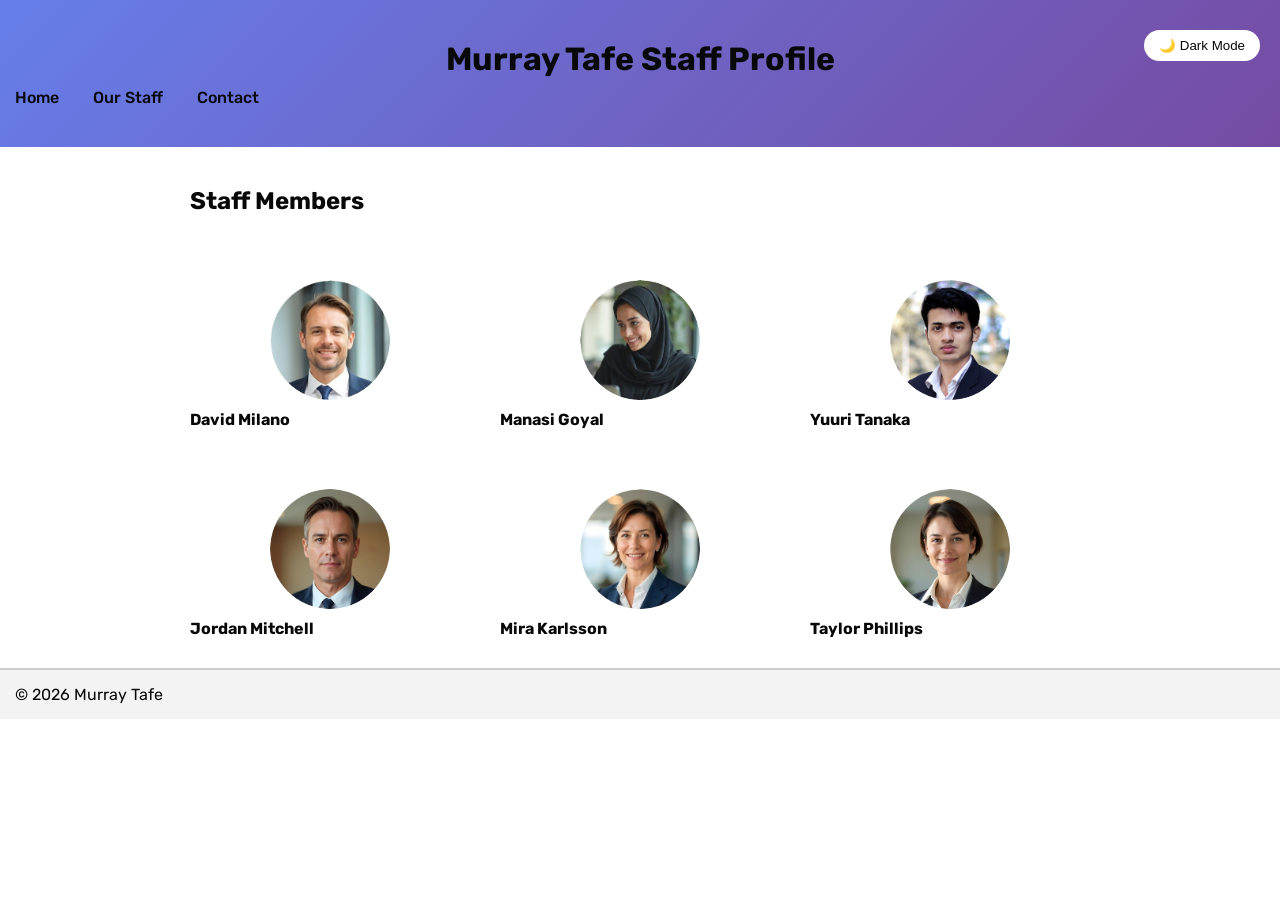
<file: ourstaff.html>
<!DOCTYPE html>
<html lang="en">
<head>
    <title>Our Staff</title>
    <meta name="viewport" content="width=device-width, initial-scale=1.0">
    <link rel="stylesheet" href="styles/styles.css">
</head>
<body>
    <header>
        <h1>Murray Tafe Staff Profile</h1>
        <button id="theme-toggle">🌙 Dark Mode</button>
        <nav>
            <a href="index.html">Home</a>
            <a href="ourstaff.html">Our Staff</a>
            <a href="contact.html">Contact</a>
        </nav>
    </header>
    <main>
        <h2>Staff Members</h2>
        <!-- David Milano -->
        <div class="staff-grid">
            <div class="staff-card">
                <a href="david-milano.html">
                <img src="images/David Milano.png"alt="David Milano"class="staff-photo">
                </a>
                <h3>David Milano</h3>
            </div>
            <!-- Manasi Goyal -->
            <div class="staff-card">
                <a href="manasi-goyal.html">
                <img src="images/Manasi Goyal.png"alt="Manasi Goyal"class="staff-photo">
                </a>
                <h3>Manasi Goyal</h3>
            </div>
            <!-- Yuuri Tanaka -->
            <div class="staff-card">
                <a href="yuuri-tanaka.html">
                <img src="images/Yuuri Tanaka.png"alt="Yuuri Tanaka"class="staff-photo">
                </a>
                <h3>Yuuri Tanaka</h3>
            </div>
            <!-- Jordan Mitchell -->
            <div class="staff-card">
                <a href="jordan-mitchell.html">
                <img src="images/Jordan Mitchell.png"alt="Jordan Mitchell"class="staff-photo">
                </a>
                <h3>Jordan Mitchell</h3>
            </div>
            <!-- Mira Karlsson -->
            <div class="staff-card">
                <a href="mira-karlsson.html">
                <img src="images/Mira Karlsson.png"alt="Mira Karlsson"class="staff-photo">
                </a>
                <h3>Mira Karlsson</h3>
            </div>
            <!-- Taylor Phillips -->
            <div class="staff-card">
                <a href="taylor-phillips.html">
                <img src="images/Taylor Phillips.png"alt="Taylor Phillips"class="staff-photo">
                </a>
                <h3>Taylor Phillips</h3>
            </div>
        </div>
    </main>
    <footer>
        <p>&copy; 2026 Murray Tafe</p>
    </footer>
    <!-- Dark-mode -->
    <script src="js/darkmode.js"></script>
</body>
</html>
</file>
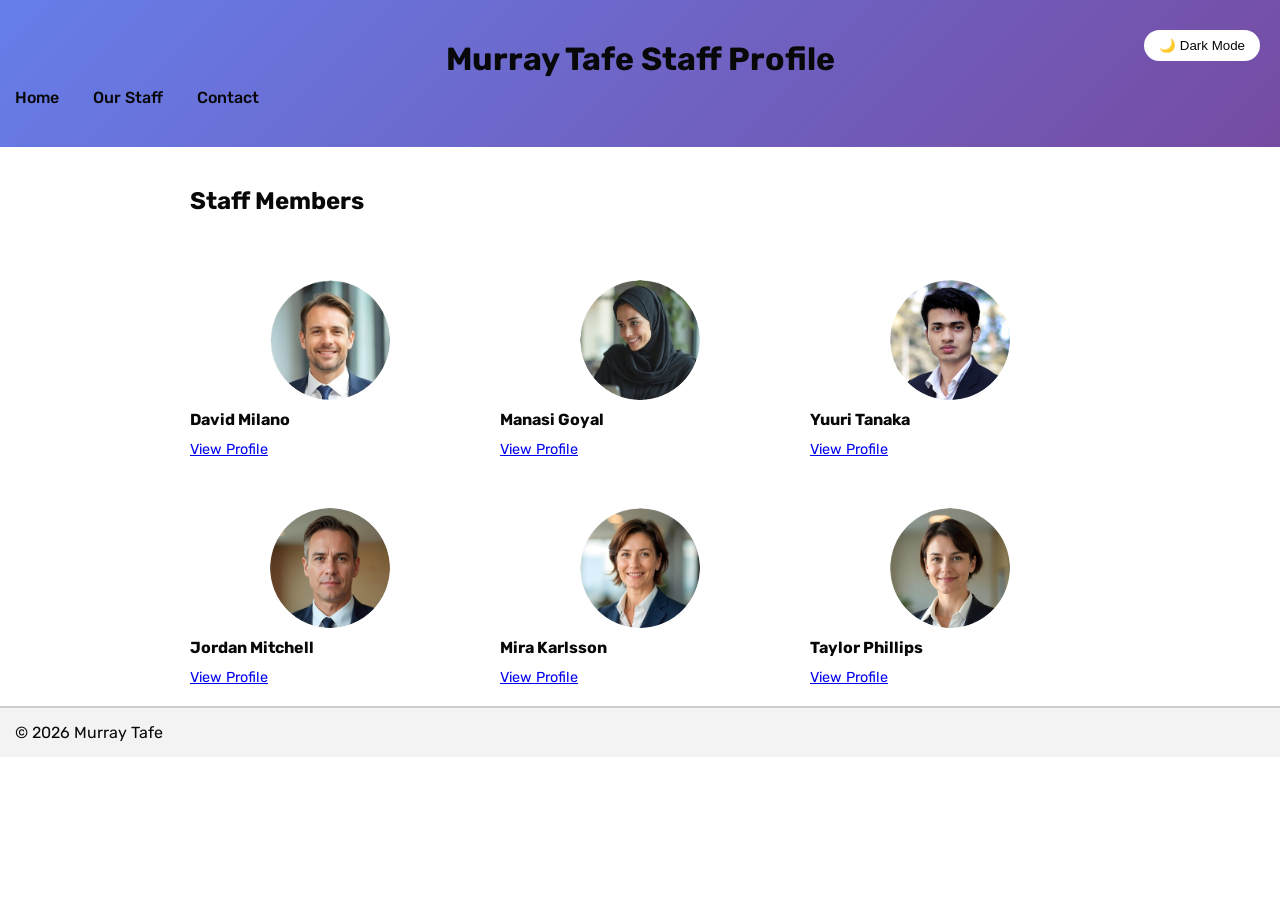
<file: resume.html>
<!DOCTYPE html>
<html lang="en">
<head>
    <title>Our Staff</title>
    <meta name="viewport" content="width=device-width, initial-scale=1.0">
    <link rel="stylesheet" href="styles/styles.css">
</head>
<body>
    <header>
        <h1>Murray Tafe Staff Profile</h1>
        <button id="theme-toggle">🌙 Dark Mode</button>
        <nav>
            <a href="index.html">Home</a>
            <a href="resume.html">Our Staff</a>
            <a href="contact.html">Contact</a>
        </nav>
    </header>
    <main>
        <h2>Staff Members</h2>
        <!-- David Milano -->
        <div class="staff-grid">
            <div class="staff-card">
                <a href="david-milano.html">
                <img src="images/David Milano.png"alt="David Milano"class="staff-photo">
                </a>
                <h3>David Milano</h3>
                <a href="david-milano.html" class="profile-link">
                View Profile
                </a>
            </div>
            <!-- Manasi Goyal -->
            <div class="staff-card">
                <a href="manasi-goyal.html">
                <img src="images/Manasi Goyal.png"alt="Manasi Goyal"class="staff-photo">
                </a>
                <h3>Manasi Goyal</h3>
                <a href="manasi-goyal.html" class="profile-link">
                View Profile
                </a>
            </div>
            <!-- Yuuri Tanaka -->
            <div class="staff-card">
                <a href="yuuri-tanaka.html">
                <img src="images/Yuuri Tanaka.png"alt="Yuuri Tanaka"class="staff-photo">
                </a>
                <h3>Yuuri Tanaka</h3>
                <a href="yuuri-tanaka.html" class="profile-link">
                View Profile
                </a>
            </div>
            <!-- Jordan Mitchell -->
            <div class="staff-card">
                <a href="jordan-mitchell.html">
                <img src="images/Jordan Mitchell.png"alt="Jordan Mitchell"class="staff-photo">
                </a>
                <h3>Jordan Mitchell</h3>
                <a href="jordan-mitchell.html" class="profile-link">
                View Profile
                </a>
            </div>
            <!-- Mira Karlsson -->
            <div class="staff-card">
                <a href="mira-karlsson.html">
                <img src="images/Mira Karlsson.png"alt="Mira Karlsson"class="staff-photo">
                </a>
                <h3>Mira Karlsson</h3>
                <a href="mira-karlsson.html" class="profile-link">
                View Profile
                </a>
            </div>
            <!-- Taylor Phillips -->
            <div class="staff-card">
                <a href="taylor-phillips.html">
                <img src="images/Taylor Phillips.png"alt="Taylor Phillips"class="staff-photo">
                </a>
                <h3>Taylor Phillips</h3>
                <a href="taylor-phillips.html" class="profile-link">
                View Profile
                </a>
            </div>
        </div>
    </main>
    <footer>
        <p>&copy; 2026 Murray Tafe</p>
    </footer>
    <!-- Dark-mode -->
    <script src="js/darkmode.js"></script>
</body>
</html>
</file>
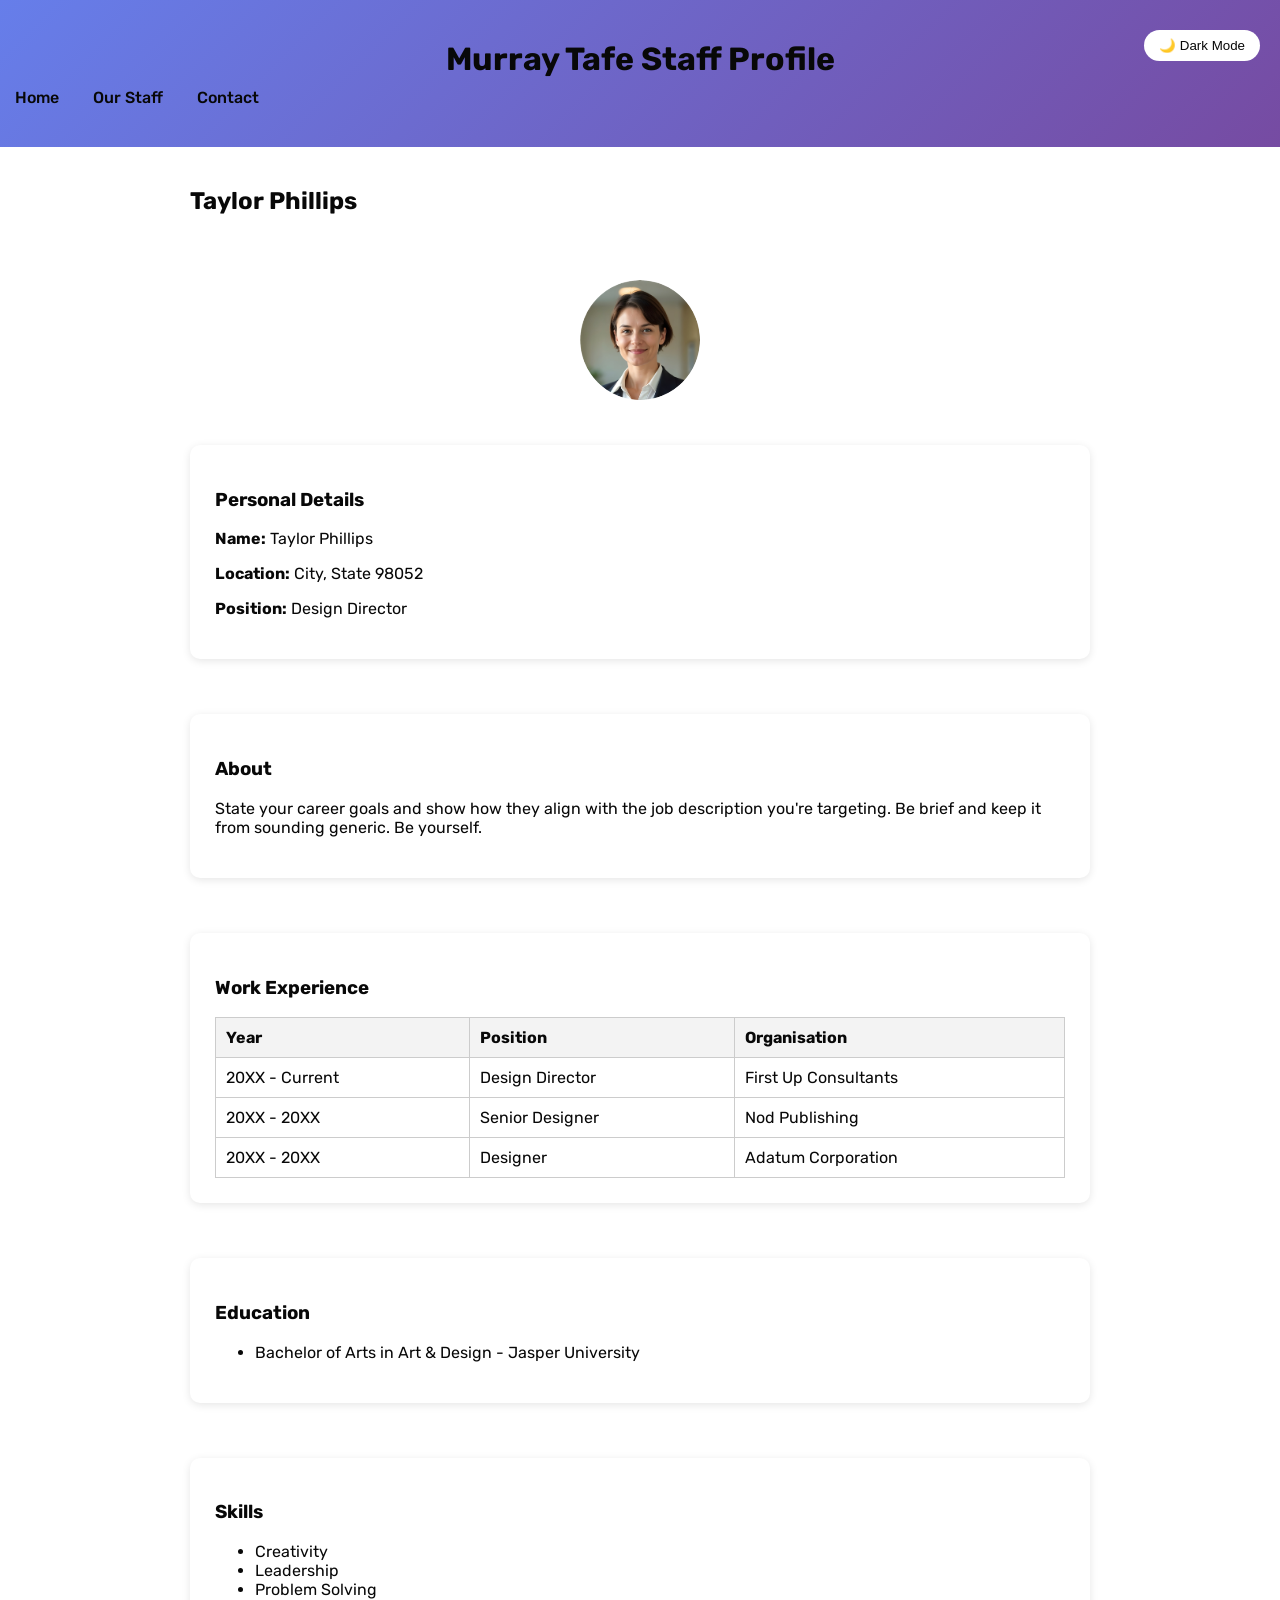
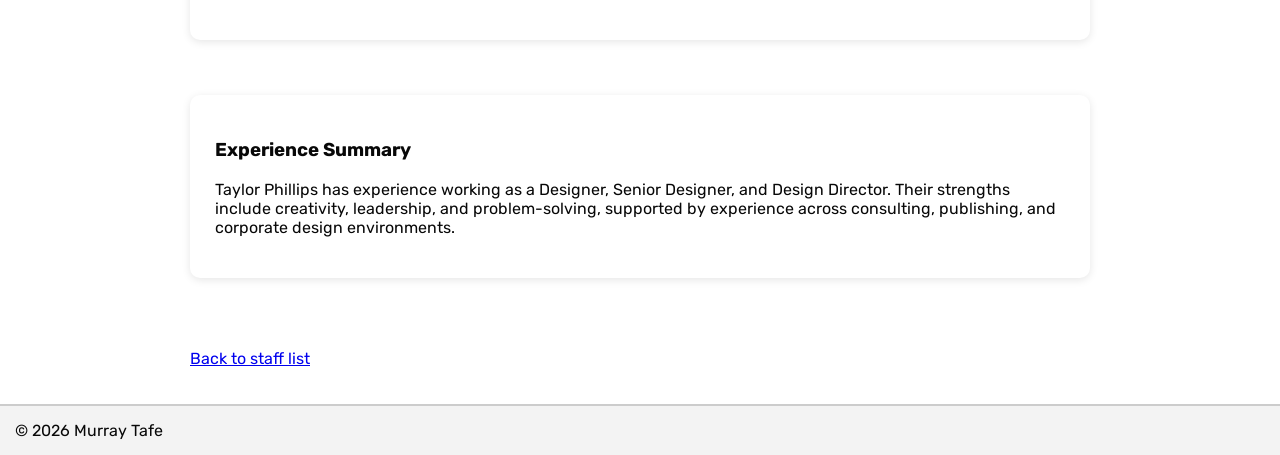
<file: taylor-phillips.html>
<!DOCTYPE html>
<html lang="en">
<head>
    <title>Taylor Phillips Resume</title>
    <meta name="viewport" content="width=device-width, initial-scale=1.0">
    <link rel="stylesheet" href="styles/styles.css">
<body>
    <header>
        <h1>Murray Tafe Staff Profile</h1>
        <button id="theme-toggle">🌙 Dark Mode</button>
        <nav>
            <a href="index.html">Home</a>
            <a href="ourstaff.html">Our Staff</a>
            <a href="contact.html">Contact</a>
        </nav>
    </header>
    <main>
        <h2>Taylor Phillips</h2>
        <img src="images/Taylor Phillips.png" alt="Taylor Phillips" class="staff-photo">
        <section class="card">
            <h3>Personal Details</h3>
            <p><strong>Name:</strong> Taylor Phillips</p>
            <p><strong>Location:</strong> City, State 98052</p>
            <p><strong>Position:</strong> Design Director</p>
        </section>
        <section class="card">
            <h3>About</h3>
            <p>
                State your career goals and show how they align with the job
                description you're targeting. Be brief and keep it from sounding
                generic. Be yourself.
            </p>
        </section>
        <section class="card">
            <h3>Work Experience</h3>
            <table>
                <tr>
                    <th>Year</th>
                    <th>Position</th>
                    <th>Organisation</th>
                </tr>
                <tr>
                    <td>20XX - Current</td>
                    <td>Design Director</td>
                    <td>First Up Consultants</td>
                </tr>
                <tr>
                    <td>20XX - 20XX</td>
                    <td>Senior Designer</td>
                    <td>Nod Publishing</td>
                </tr>
                <tr>
                    <td>20XX - 20XX</td>
                    <td>Designer</td>
                    <td>Adatum Corporation</td>
                </tr>
            </table>
        </section>
        <section class="card">
            <h3>Education</h3>
            <ul>
                <li>Bachelor of Arts in Art &amp; Design - Jasper University</li>
            </ul>
        </section>
        <section class="card">
            <h3>Skills</h3>
            <ul>
                <li>Creativity</li>
                <li>Leadership</li>
                <li>Problem Solving</li>
            </ul>
        </section>
        <section class="card">
            <h3>Experience Summary</h3>
            <p>
                Taylor Phillips has experience working as a Designer, Senior
                Designer, and Design Director. Their strengths include creativity,
                leadership, and problem-solving, supported by experience across
                consulting, publishing, and corporate design environments.
            </p>
        </section>
        <p>
            <a href="ourstaff.html">Back to staff list</a>
        </p>
    </main>
    <footer>
        <p>&copy; 2026 Murray Tafe</p>
    </footer>
    <!-- Dark-mode -->
    <script src="js/darkmode.js"></script>
</body>
</html>
</file>
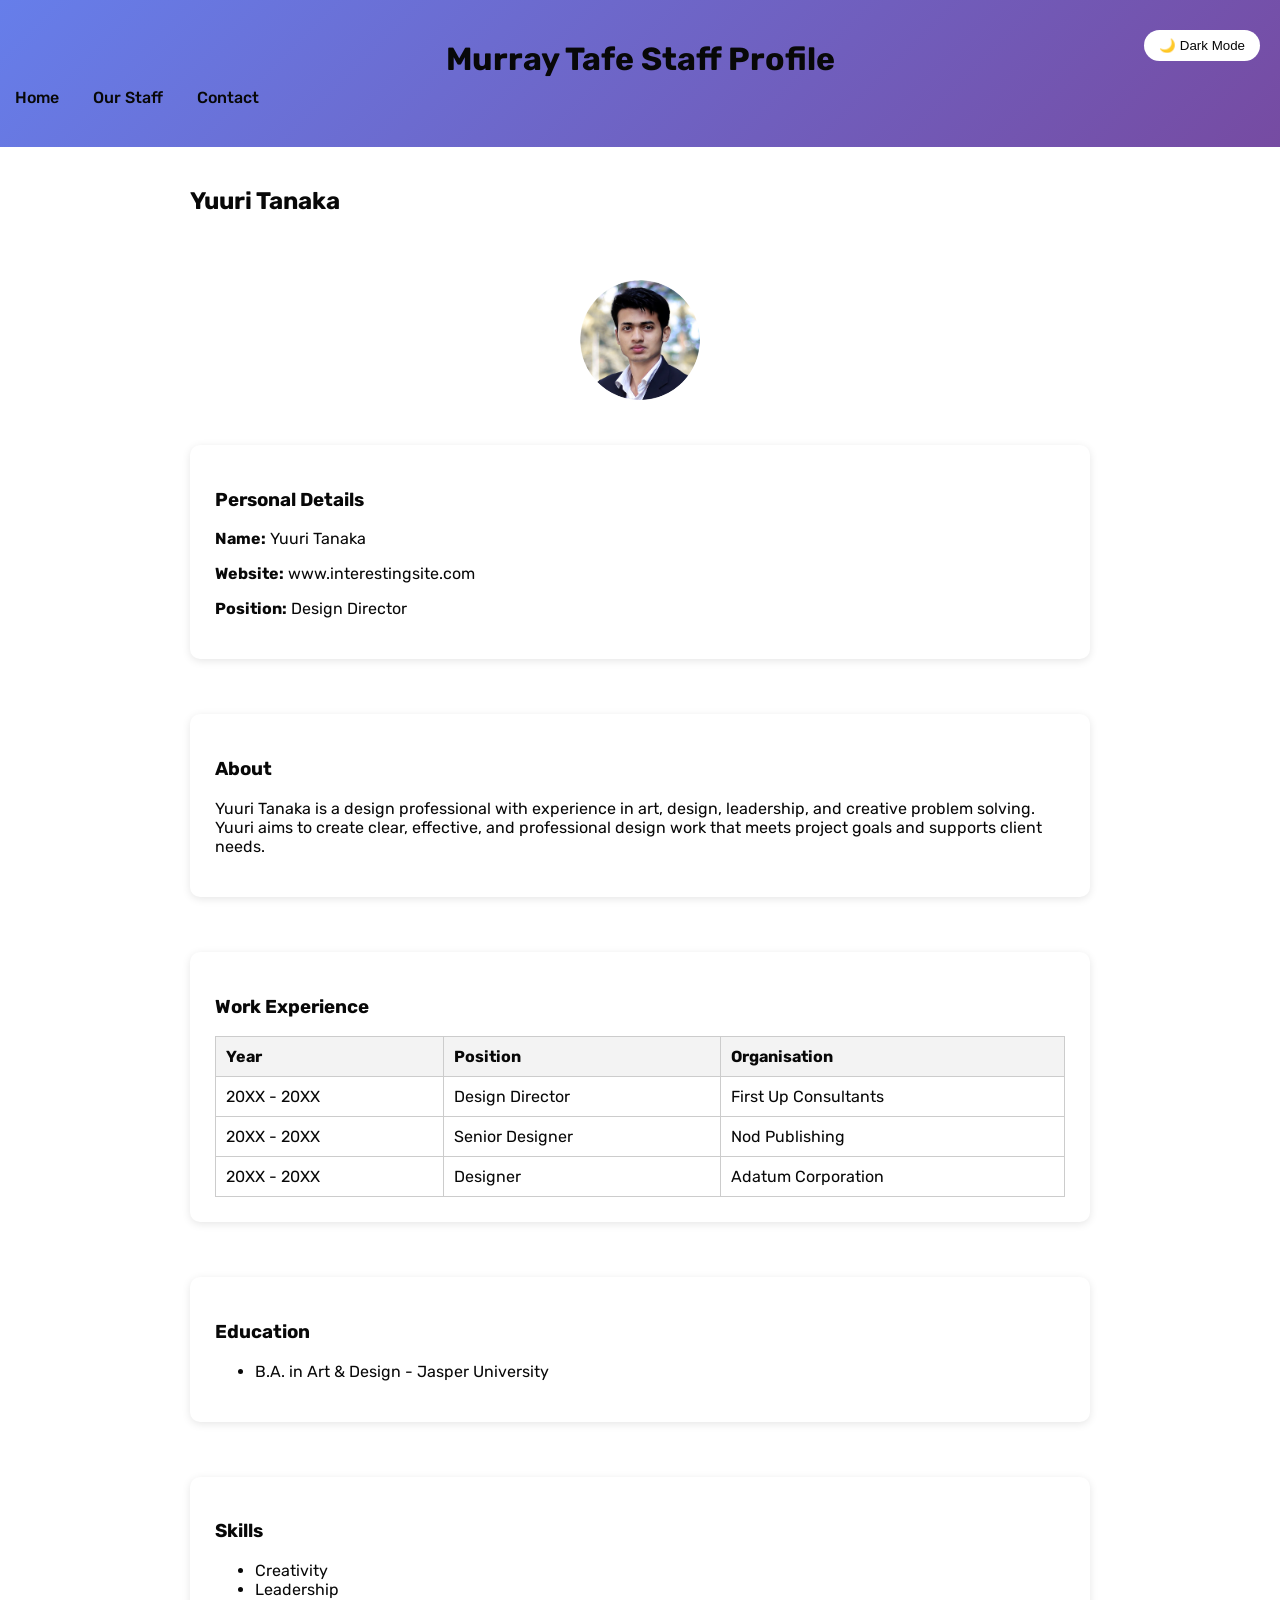
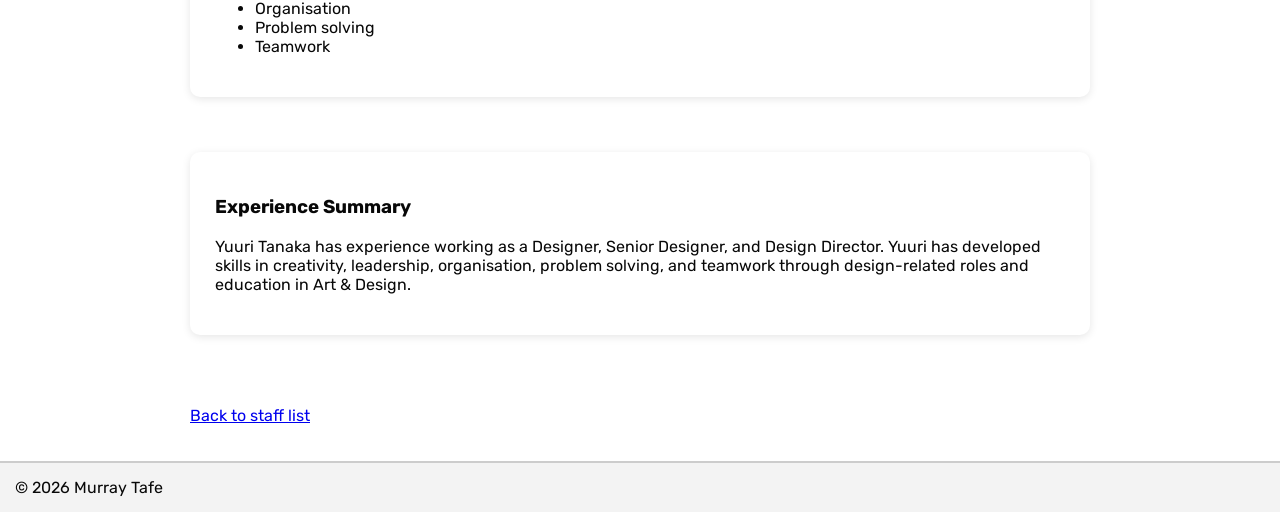
<file: yuuri-tanaka.html>
<!DOCTYPE html>
<html lang="en">
<head>
    <title>Resume page</title>
    <meta name="viewport" content="width=device-width, initial-scale=1.0">
    <link rel="stylesheet" href="styles/styles.css">
</head>
<body>
    <header>
        <h1>Murray Tafe Staff Profile</h1>
        <button id="theme-toggle">🌙 Dark Mode</button>
        <nav>
            <a href="index.html">Home</a>
            <a href="ourstaff.html">Our Staff</a>
            <a href="contact.html">Contact</a>
        </nav>
    </header>
    <main>
        <h2>Yuuri Tanaka</h2>
        <img src="images/Yuuri Tanaka.png" alt="Yuuri Tanaka" class="staff-photo">
        <section class="card">
            <h3>Personal Details</h3>
            <p><strong>Name:</strong> Yuuri Tanaka</p>
            <p><strong>Website:</strong> www.interestingsite.com</p>
            <p><strong>Position:</strong> Design Director</p>
        </section>
        <section class="card">
            <h3>About</h3>
            <p>
                Yuuri Tanaka is a design professional with experience in art,
                design, leadership, and creative problem solving. Yuuri aims to
                create clear, effective, and professional design work that meets
                project goals and supports client needs.
            </p>
        </section>
        <section class="card">
            <h3>Work Experience</h3>
            <table>
                <tr>
                    <th>Year</th>
                    <th>Position</th>
                    <th>Organisation</th>
                </tr>
                <tr>
                    <td>20XX - 20XX</td>
                    <td>Design Director</td>
                    <td>First Up Consultants</td>
                </tr>
                <tr>
                    <td>20XX - 20XX</td>
                    <td>Senior Designer</td>
                    <td>Nod Publishing</td>
                </tr>
                <tr>
                    <td>20XX - 20XX</td>
                    <td>Designer</td>
                    <td>Adatum Corporation</td>
                </tr>
            </table>
        </section>
        <section class="card">
            <h3>Education</h3>
            <ul>
                <li>B.A. in Art & Design - Jasper University</li>
            </ul>
        </section>
        <section class="card">
            <h3>Skills</h3>
            <ul>
                <li>Creativity</li>
                <li>Leadership</li>
                <li>Organisation</li>
                <li>Problem solving</li>
                <li>Teamwork</li>
            </ul>
        </section>
        <section class="card">
            <h3>Experience Summary</h3>
            <p>
                Yuuri Tanaka has experience working as a Designer, Senior Designer,
                and Design Director. Yuuri has developed skills in creativity,
                leadership, organisation, problem solving, and teamwork through
                design-related roles and education in Art & Design.
            </p>
        </section>
        <p>
            <a href="ourstaff.html">Back to staff list</a>
        </p>
    </main>
    <footer>
        <p>&copy; 2026 Murray Tafe</p>
    </footer>
    <!-- Dark-mode -->
    <script src="js/darkmode.js"></script>
</body>
</html>
</file>
<file: styles/styles.css>
/* Google Rubik Font */
@import url('https://fonts.googleapis.com/css2?family=Rubik:wght@300;400;500;700&display=swap');

/* body  */
body {
    font-family: 'Rubik', sans-serif;
    margin: 0;
    background-color: white;
    color: #080808;
}


/* Header / Banner */
header {
    background: linear-gradient(
        135deg,
        #667eea,
        #764ba2
    );
    color: white;    
    display: flex;
    flex-direction: column;
    align-items: left;
    position: relative;
    padding: 40px 0;
}

header h1 {
    margin: 0;
    text-align: center;
}

/* Navigation */
nav {
    margin-top: 10px;
    text-align: left;
}

nav a {
    color: #080808;
    text-decoration: none;
    margin: 0 15px;
    font-weight: 500;
}

nav a:hover {
    text-decoration: underline;
}

/* Main Content */
main {
    max-width: 900px;
    margin: 0 auto;
    padding: 20px;

    display: flex;
    flex-direction: column;
    gap: 35px;
}

main h2 {
    text-align: left;
    margin-bottom: 10px;
}

/* Welcome section */
section {
    background-color: white;
    padding: 25px;
    margin-bottom: 20px;
    border-radius: 10px;
    box-shadow: 0 2px 8px rgba(0,0,0,0.1);
}

/* Welcom */
.welcom {
    text-align: left;
    padding: 40px;
}

.welcome h2 {
    text-align: left;
}

/* Welcom p*/
.welcome p {
    text-align: left;
}


/* Headings */
h1,
h2,
h3 {
    color: #080808;
}

/* Images */
img {
    max-width: 100%;
    height: auto;
    display: block;
    margin: 20px auto;
}

/* staff-photo */

.staff-grid {
    display: grid;
    grid-template-columns: repeat(auto-fit, minmax(220px, 1fr));
    gap: 30px;
}

.staff-card {
    width: 100%;
    box-sizing: border-box;
}

.staff-photo {
    width: 120px;
    height: 120px;
    border-radius: 50%;
    object-fit: cover;
    margin-bottom: 10px;
}

.staff-card h3 {
    margin: 10px 0;
    font-size: 1rem;
}

.profile-link {
    font-size: 0.9rem;
}


/* Tables */
table {
    width: 100%;
    border-collapse: collapse;
    margin-top: 15px;
}

th,
td {
    border: 1px solid #cccccc;
    padding: 10px;
    text-align: left;
}

th {
    background-color: #f3f3f3;
}

/* Forms */
input,
textarea {
    width: 100%;
    padding: 10px;
    margin-top: 5px;
    margin-bottom: 15px;
    box-sizing: border-box;
    font-family: 'Rubik', sans-serif;
    text-align: center;
}

input[type="submit"] {
    width: auto;
    cursor: pointer;
    background-color: #080808;
    color: white;
    border: none;
    padding: 10px 20px;
}

input[type="submit"]:hover {
    background-color: #080808;
}

/* Footer */
footer {
    background-color: #f3f3f3;
    border-top: 2px solid #cccccc;
    padding: 15px;
}

footer p {
    margin: 0;
    text-align: left;
}

/* Accessibility */
a:focus,
button:focus,
input:focus,
textarea:focus {
    outline: 2px solid #0066cc;
}

/* Dark Mode  */
body.dark-mode {
    background-color: #1e1e1e;
    color: #ffffff;}

body.dark-mode header {
    background: #121212;
}

body.dark-mode nav a {
    color: #ffffff;
}

body.dark-mode footer {
    background-color: #121212;
color: #ffffff;
}

body.dark-mode {
    background: none;
    background-color: #1e1e1e;
    color: #ffffff;
}

body.dark-mode h1,
body.dark-mode h2,
body.dark-mode h3 {
    color: white;
}

body.dark-mode section {
    background-color: #2a2a2a;
    color: white;
}

body.dark-mode table,
body.dark-mode th,
body.dark-mode td {
    border-color: #555;
}

body.dark-mode th {
    background-color: #080808;
}


/* Staff Card Dark Mode */
body.dark-mode .staff-card {
   background-color: #2a2a2a;
    color: white;
    box-shadow: 0 2px 6px rgba(255,255,255,0.1);
}

body.dark-mode .staff-card h3 {
    color:white;
}

body.dark-mode .profile-link {
    color: white;
}

body.dark-mode .staff-photo {
    border: 2px solid #555;
}

/* Dark Mode - toggle Style*/
#theme-toggle {
    padding: 8px 15px;
    border: none;
    border-radius: 20px;
    cursor: pointer;
    background: white;
    color: #080808;
    margin-top: 10px;    
    position: absolute;
    right: 20px;
    top: 20px;
}

body.dark-mode #theme-toggle {
    background: #444;
    color: white;
}

/* Responsive Design - for smartphone*/
@media (max-width: 600px) {

    nav a {
        display: block;
        margin: 10px 0;
    }

    main {
        padding: 10px;
    }

    section {
        padding: 15px;
    }

    h1 {
        font-size: 1.8rem;
    }
    
    .staff-grid {
        grid-template-columns: 1fr;
    }

    .staff-card {
        width: 100%;
        max-width: 300px;
        margin: 0 auto;
    }

}

/* Responsive Design - for tablet*/
@media (max-width: 900px) {

    nav a {
        display: block;
        margin: 10px 0;
    }

    main {
        padding: 10px;
    }

    section {
        padding: 15px;
    }

    h1 {
        font-size: 1.8rem;
    }

    .staff-grid {
        grid-template-columns: repeat(2, 220px);
    }

    .staff-card {
        width: 100%;
        max-width: 300px;
        margin: 0 auto;
    }

    /* Dark Mode Links */
    body.dark-mode a,
    body.dark-mode a:visited {
    color: white;
    }

    body.dark-mode a:visited {
        color: white;
    }

    body.dark-mode a:hover,
    body.dark-mode a:focus {
        color: #cccccc;
        text-decoration: underline;
}

}
    /* Dark Mode - All Links */
    body.dark-mode a,
    body.dark-mode a:link,
    body.dark-mode a:visited {
        color: #ffffff !important;
    }

    body.dark-mode a:hover,
    body.dark-mode a:focus {
        color: #cccccc !important;
    }
</file>
